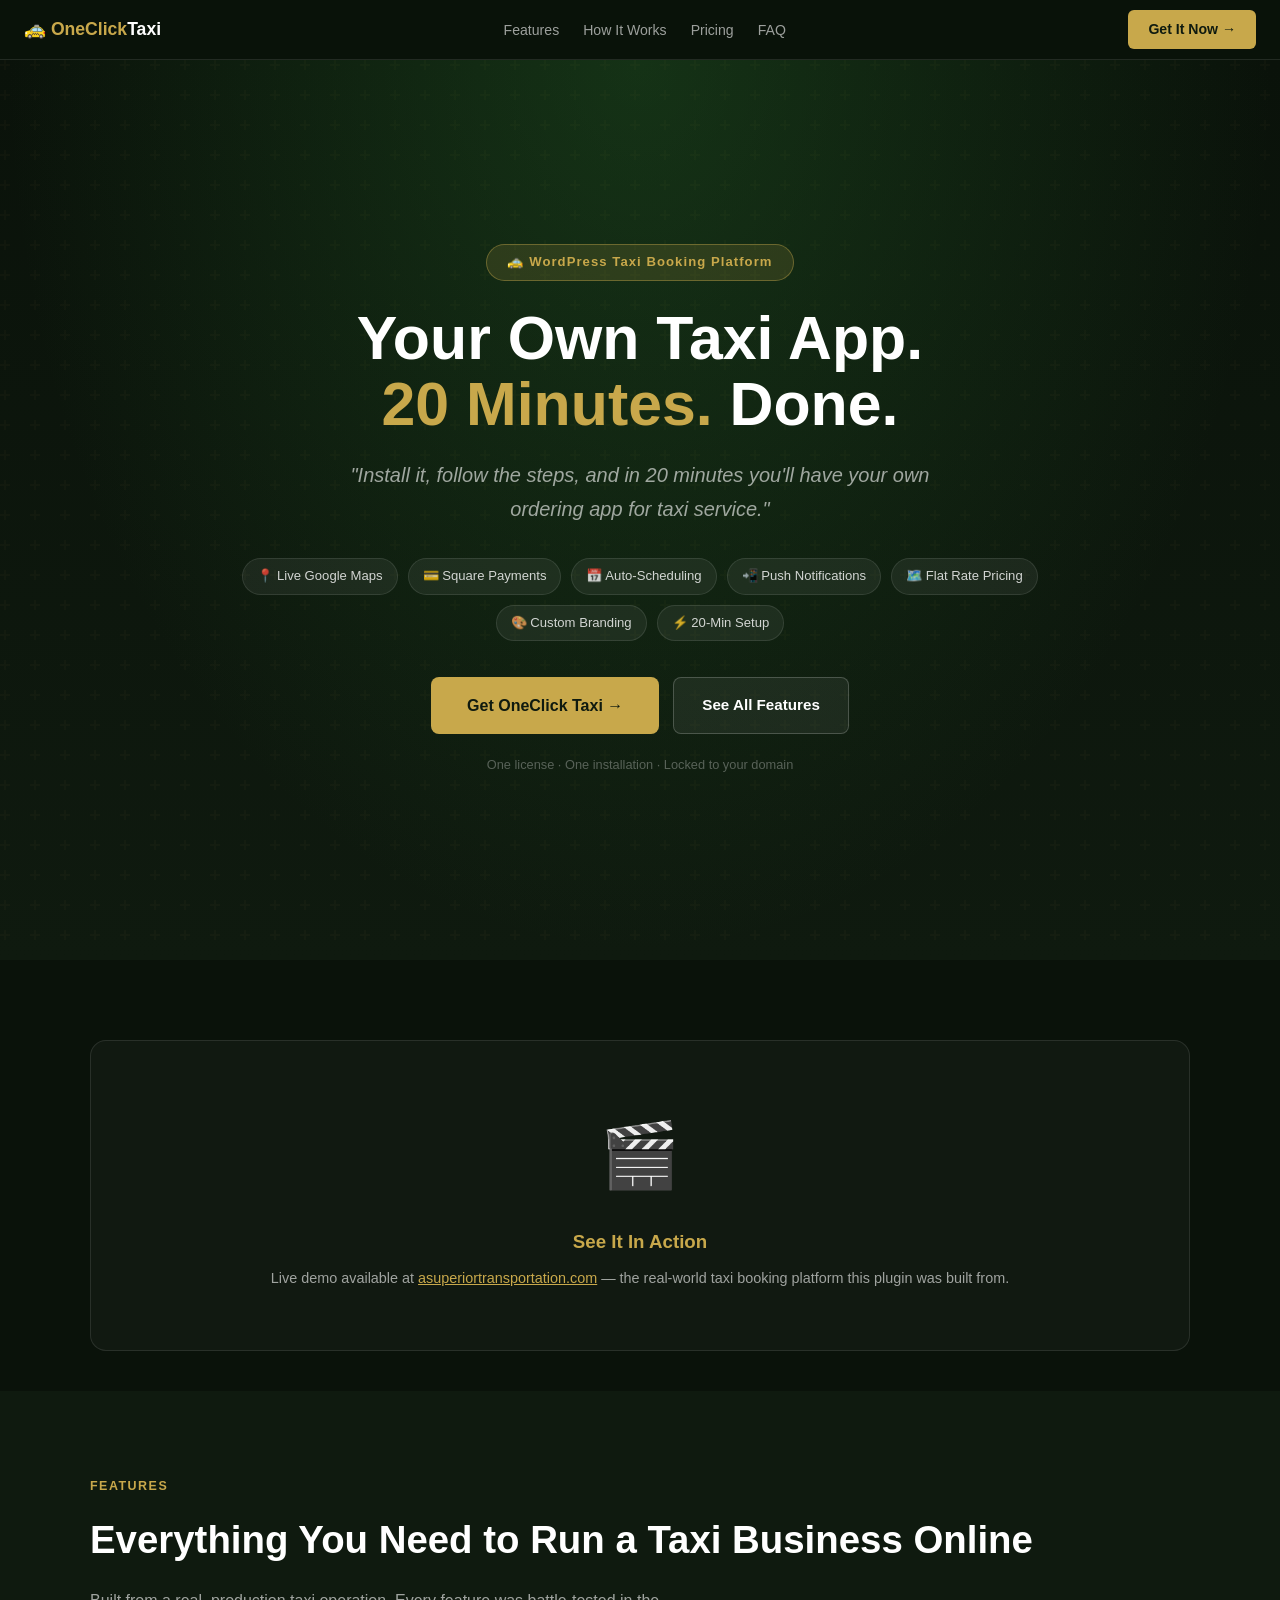
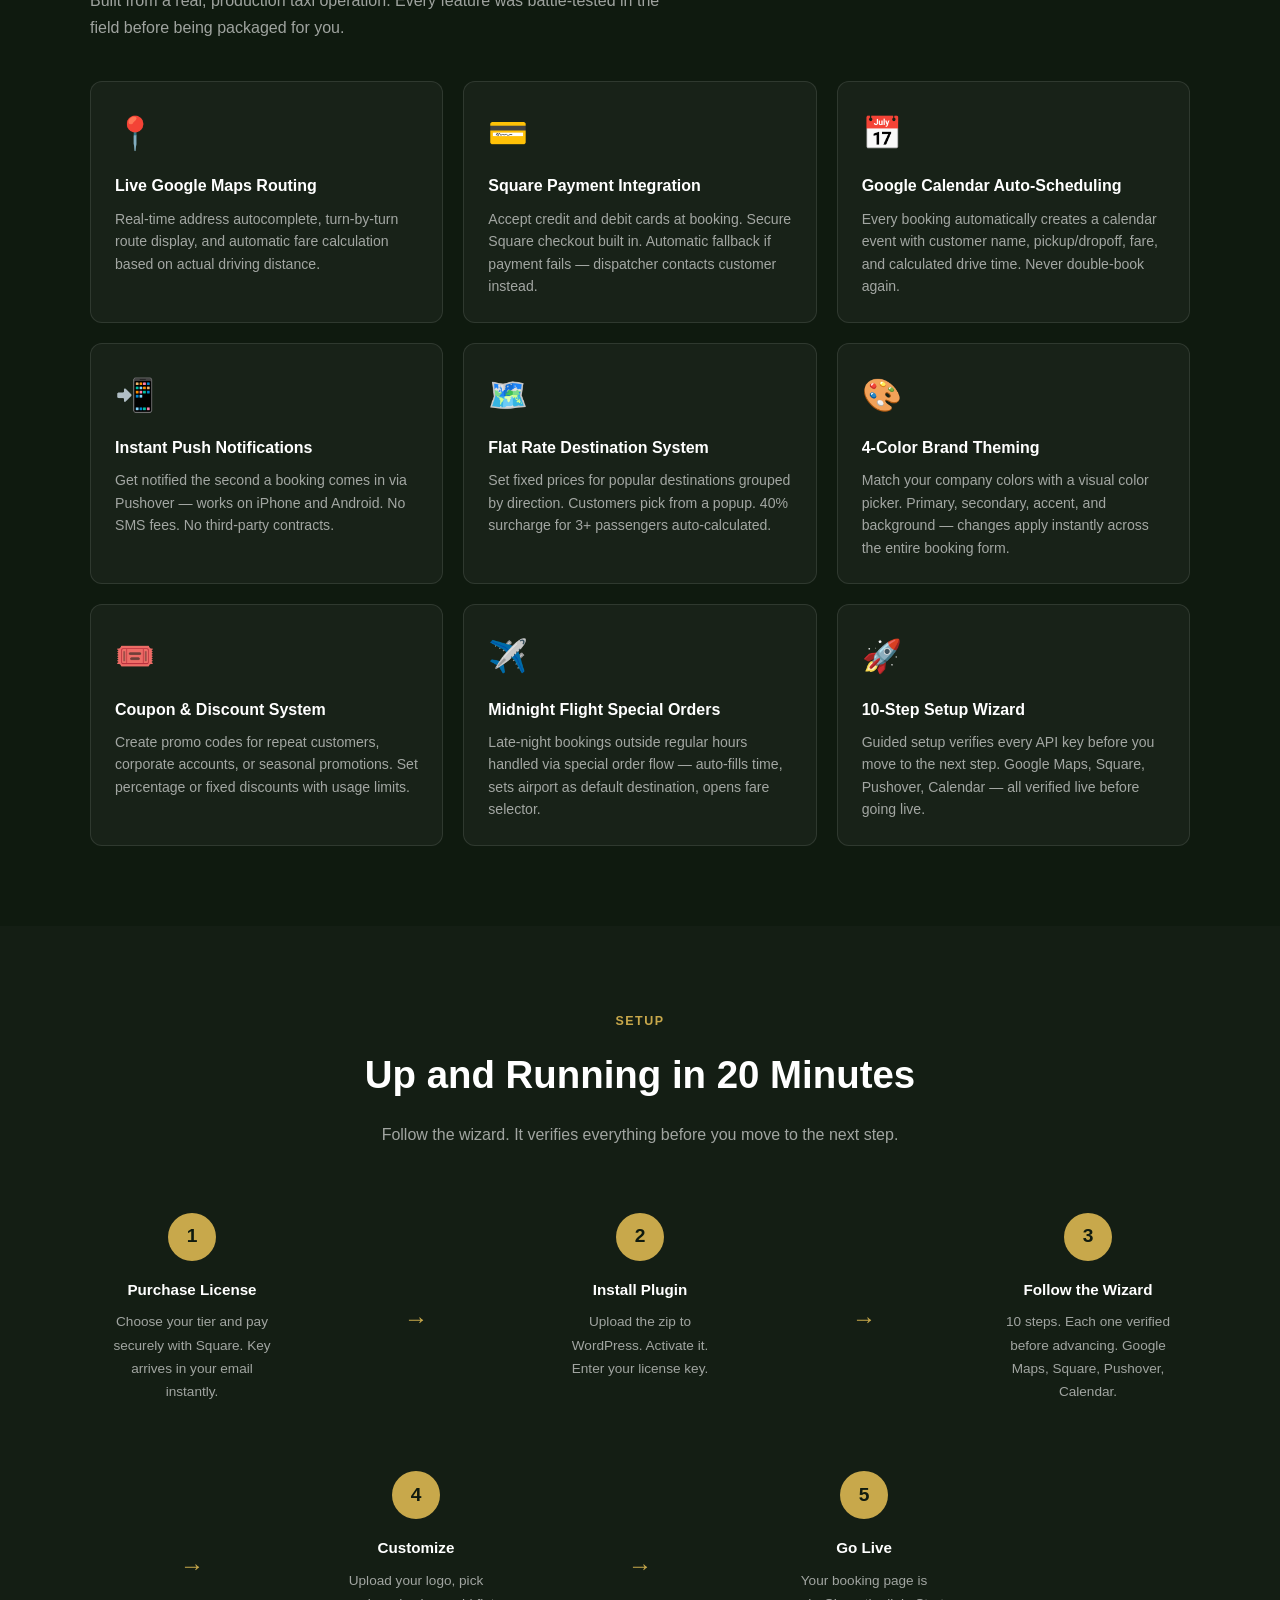
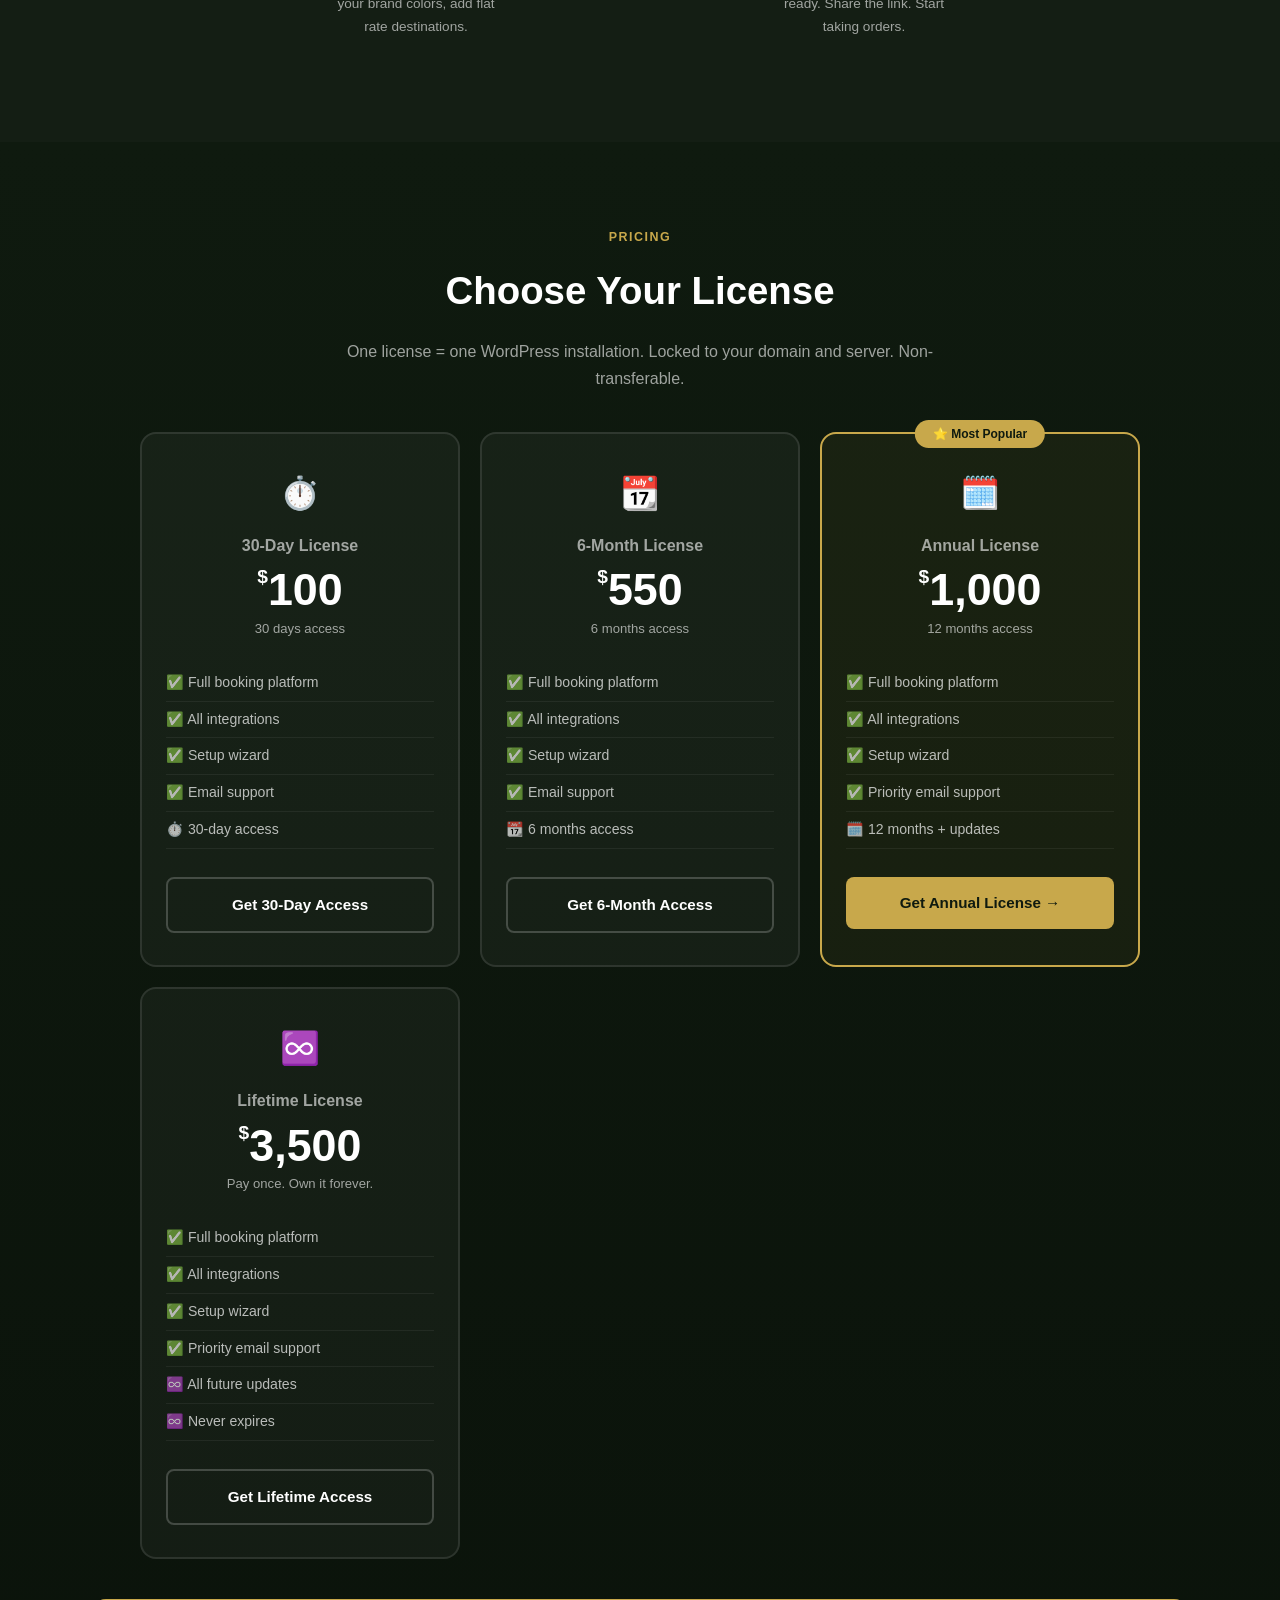
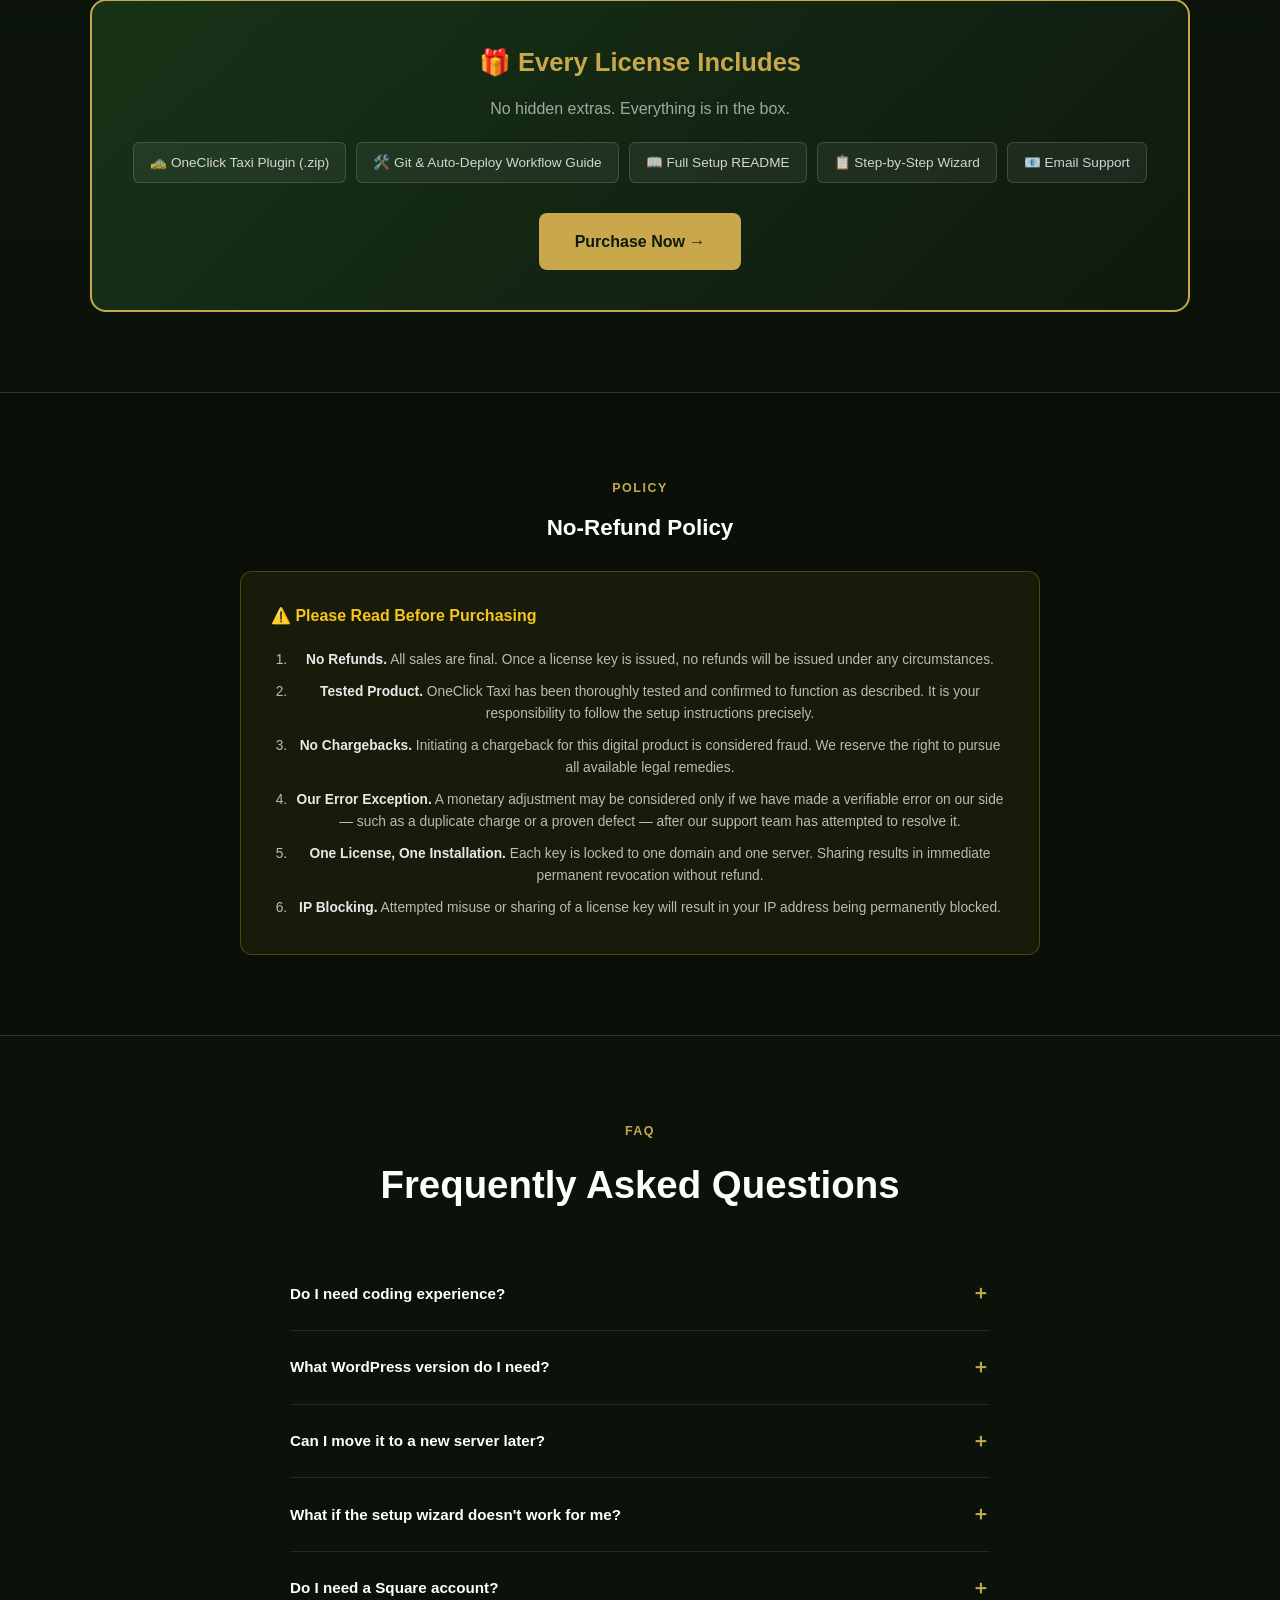
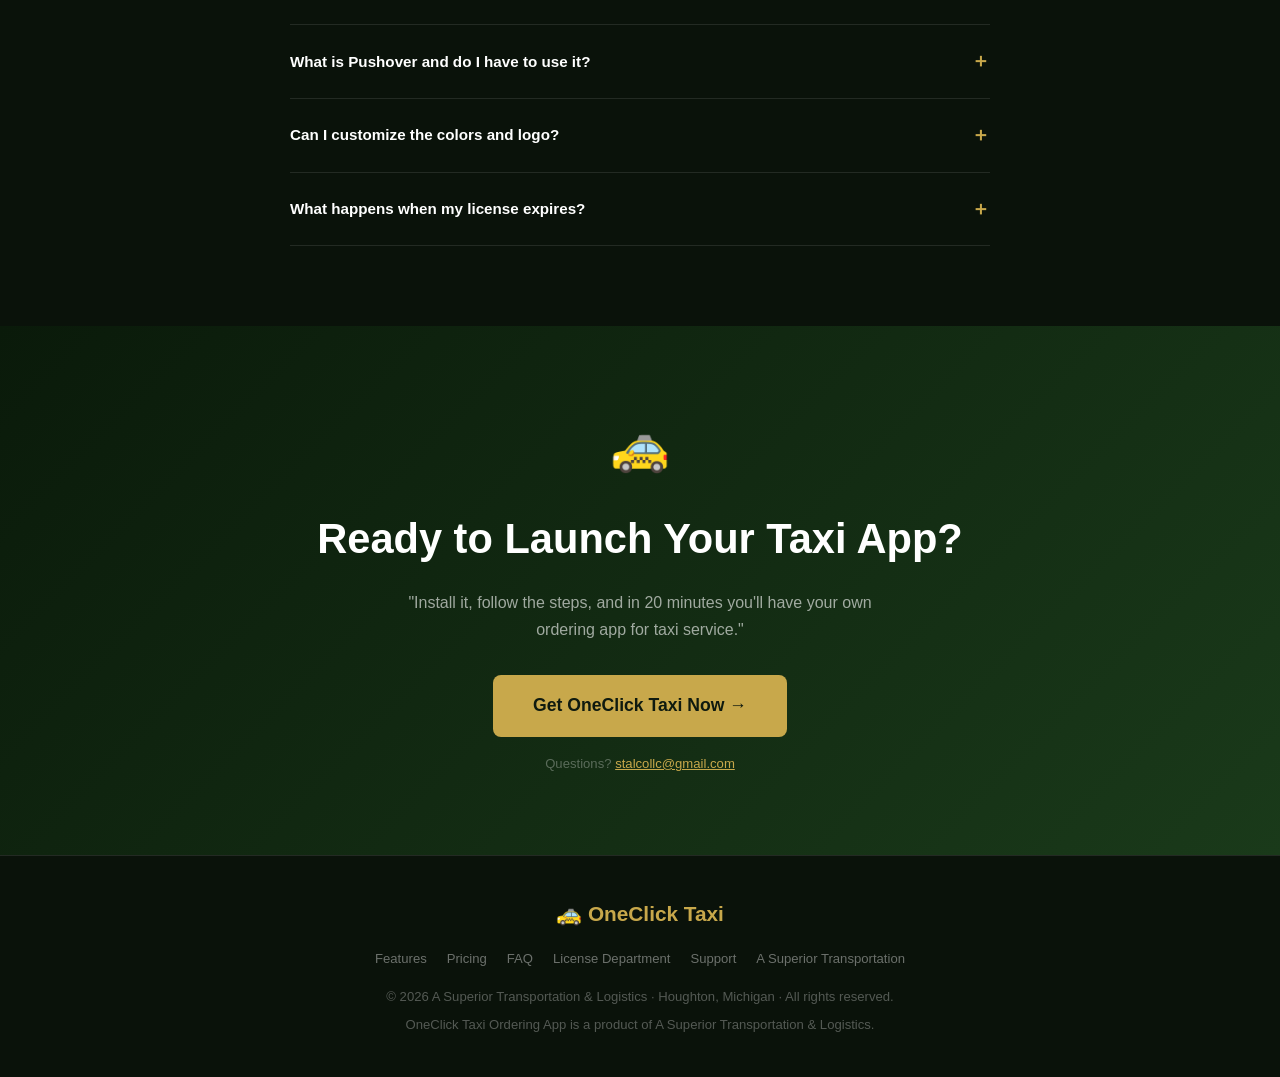
<file: OneClick_Taxi/index.html>
<!DOCTYPE html>
<html lang="en">
<head>
<meta charset="UTF-8">
<meta name="viewport" content="width=device-width, initial-scale=1.0">
<title>OneClick Taxi Ordering App — Professional Taxi Booking Software for WordPress</title>
<meta name="description" content="Install it, follow the steps, and in 20 minutes you'll have your own taxi ordering app. Google Maps, Square payments, push notifications, flat rate pricing.">
<style>
*,*::before,*::after{box-sizing:border-box;margin:0;padding:0}
:root{
    --gold:#c8a84b;--gold-light:#f5c518;--dark:#0f1a0f;--darker:#0a120a;
    --green:#1a3a1a;--green-mid:#2e7d32;--white:#fff;
    --muted:rgba(255,255,255,.6);--border:rgba(255,255,255,.1);
}
html{scroll-behavior:smooth;}
body{font-family:-apple-system,BlinkMacSystemFont,'Segoe UI',sans-serif;background:var(--dark);color:var(--white);line-height:1.7;}

/* NAV */
nav{position:sticky;top:0;z-index:100;background:rgba(10,18,10,.95);backdrop-filter:blur(10px);border-bottom:1px solid var(--border);padding:0 24px;display:flex;align-items:center;justify-content:space-between;height:60px;}
.nav-logo{font-weight:800;font-size:1.1rem;color:var(--gold);}
.nav-logo span{color:var(--white);}
.nav-links{display:flex;gap:24px;list-style:none;}
.nav-links a{color:var(--muted);text-decoration:none;font-size:.88rem;transition:color .2s;}
.nav-links a:hover{color:var(--gold);}
.nav-cta{background:var(--gold);color:var(--dark);padding:8px 20px;border-radius:6px;font-weight:700;font-size:.88rem;text-decoration:none;}
.nav-cta:hover{background:var(--gold-light);}

/* HERO */
.hero{min-height:100vh;display:flex;align-items:center;justify-content:center;text-align:center;padding:80px 20px;background:radial-gradient(ellipse at 50% 0%, rgba(46,125,50,.3) 0%, transparent 70%),linear-gradient(180deg,var(--darker) 0%,var(--dark) 100%);position:relative;overflow:hidden;}
.hero::before{content:'';position:absolute;inset:0;background:url("data:image/svg+xml,%3Csvg width='60' height='60' viewBox='0 0 60 60' xmlns='http://www.w3.org/2000/svg'%3E%3Cg fill='none' fill-rule='evenodd'%3E%3Cg fill='%23c8a84b' fill-opacity='0.03'%3E%3Cpath d='M36 34v-4h-2v4h-4v2h4v4h2v-4h4v-2h-4zm0-30V0h-2v4h-4v2h4v4h2V6h4V4h-4zM6 34v-4H4v4H0v2h4v4h2v-4h4v-2H6zM6 4V0H4v4H0v2h4v4h2V6h4V4H6z'/%3E%3C/g%3E%3C/g%3E%3C/svg%3E");}
.hero-inner{position:relative;max-width:800px;margin:0 auto;}
.hero-badge{display:inline-block;background:rgba(200,168,75,.15);border:1px solid rgba(200,168,75,.4);color:var(--gold);padding:6px 20px;border-radius:20px;font-size:.82rem;font-weight:700;letter-spacing:.08em;margin-bottom:24px;}
.hero h1{font-size:clamp(2.2rem,6vw,3.8rem);font-weight:900;line-height:1.1;margin-bottom:20px;}
.hero h1 em{color:var(--gold);font-style:normal;}
.hero-sub{font-size:clamp(1rem,2vw,1.25rem);color:var(--muted);max-width:600px;margin:0 auto 32px;font-style:italic;}
.hero-features{display:flex;flex-wrap:wrap;gap:10px;justify-content:center;margin-bottom:36px;}
.hero-features span{background:rgba(255,255,255,.06);border:1px solid rgba(255,255,255,.1);color:rgba(255,255,255,.8);padding:6px 14px;border-radius:20px;font-size:.82rem;}
.hero-btns{display:flex;gap:14px;justify-content:center;flex-wrap:wrap;}
.btn-primary{display:inline-block;padding:15px 36px;background:var(--gold);color:var(--dark);border-radius:8px;font-weight:800;font-size:1rem;text-decoration:none;transition:all .2s;}
.btn-primary:hover{background:var(--gold-light);transform:translateY(-2px);box-shadow:0 8px 24px rgba(200,168,75,.3);}
.btn-secondary{display:inline-block;padding:14px 28px;background:rgba(255,255,255,.06);border:1px solid rgba(255,255,255,.2);color:var(--white);border-radius:8px;font-weight:600;font-size:.95rem;text-decoration:none;transition:all .2s;}
.btn-secondary:hover{background:rgba(255,255,255,.1);}
.hero-note{margin-top:20px;font-size:.8rem;color:rgba(255,255,255,.3);}

/* SECTION */
section{padding:80px 20px;}
.section-inner{max-width:1100px;margin:0 auto;}
.section-tag{display:inline-block;color:var(--gold);font-size:.78rem;font-weight:700;letter-spacing:.12em;text-transform:uppercase;margin-bottom:10px;}
.section-title{font-size:clamp(1.6rem,3vw,2.4rem);font-weight:800;margin-bottom:14px;}
.section-sub{color:var(--muted);font-size:1rem;max-width:600px;}

/* DEMO VIDEO PLACEHOLDER */
.demo-wrap{background:rgba(255,255,255,.03);border:1px solid var(--border);border-radius:16px;padding:60px 20px;text-align:center;margin-top:40px;}
.demo-icon{font-size:4rem;margin-bottom:16px;}
.demo-wrap h3{color:var(--gold);margin-bottom:8px;}
.demo-wrap p{color:var(--muted);font-size:.9rem;}

/* FEATURES GRID */
.features-grid{display:grid;grid-template-columns:repeat(auto-fit,minmax(280px,1fr));gap:20px;margin-top:40px;}
.feature-card{background:rgba(255,255,255,.04);border:1px solid var(--border);border-radius:12px;padding:24px;transition:border-color .2s,transform .2s;}
.feature-card:hover{border-color:rgba(200,168,75,.4);transform:translateY(-3px);}
.feature-icon{font-size:2rem;margin-bottom:12px;}
.feature-card h3{font-size:1rem;color:var(--white);margin-bottom:8px;}
.feature-card p{color:var(--muted);font-size:.88rem;line-height:1.6;}

/* HOW IT WORKS */
.how-it-works{background:rgba(255,255,255,.02);}
.steps-grid{display:grid;grid-template-columns:repeat(auto-fit,minmax(200px,1fr));gap:20px;margin-top:40px;counter-reset:steps;}
.how-step{text-align:center;padding:24px 20px;position:relative;}
.how-step::before{counter-increment:steps;content:counter(steps);display:flex;align-items:center;justify-content:center;width:48px;height:48px;background:var(--gold);color:var(--dark);border-radius:50%;font-weight:800;font-size:1.2rem;margin:0 auto 16px;}
.how-step h3{font-size:.95rem;color:var(--white);margin-bottom:8px;}
.how-step p{color:var(--muted);font-size:.85rem;}
.how-arrow{display:flex;align-items:center;justify-content:center;color:var(--gold);font-size:1.5rem;padding-top:24px;}
@media(max-width:600px){.how-arrow{display:none;}}

/* PRICING */
.pricing-section{background:linear-gradient(180deg,var(--dark) 0%,var(--darker) 100%);}
.pricing-grid{display:grid;grid-template-columns:repeat(auto-fit,minmax(240px,1fr));gap:20px;margin-top:40px;max-width:1000px;margin-left:auto;margin-right:auto;}
.price-card{background:rgba(255,255,255,.04);border:2px solid var(--border);border-radius:16px;padding:32px 24px;position:relative;text-align:center;transition:all .2s;}
.price-card:hover{transform:translateY(-4px);}
.price-card.popular{border-color:var(--gold);background:rgba(200,168,75,.06);}
.popular-tag{position:absolute;top:-14px;left:50%;transform:translateX(-50%);background:var(--gold);color:var(--dark);padding:4px 18px;border-radius:20px;font-size:.75rem;font-weight:800;white-space:nowrap;}
.price-icon{font-size:2rem;margin-bottom:12px;}
.price-card h3{font-size:1rem;color:var(--muted);font-weight:600;margin-bottom:8px;}
.price-amount{font-size:2.8rem;font-weight:900;color:var(--white);line-height:1;}
.price-amount sup{font-size:1.2rem;vertical-align:top;margin-top:8px;}
.price-period{color:var(--muted);font-size:.82rem;margin:6px 0 24px;}
.price-features{list-style:none;text-align:left;margin-bottom:28px;}
.price-features li{padding:6px 0;font-size:.88rem;color:rgba(255,255,255,.7);border-bottom:1px solid rgba(255,255,255,.06);}
.price-btn{display:block;width:100%;padding:13px;border-radius:8px;font-weight:700;font-size:.95rem;text-align:center;text-decoration:none;cursor:pointer;border:none;transition:all .2s;}
.price-btn.gold{background:var(--gold);color:var(--dark);}
.price-btn.gold:hover{background:var(--gold-light);}
.price-btn.outline{background:transparent;border:2px solid rgba(255,255,255,.2);color:var(--white);}
.price-btn.outline:hover{border-color:var(--gold);color:var(--gold);}

/* DISCLAIMER */
.disclaimer-section{background:#0a0f0a;border-top:1px solid rgba(245,199,24,.2);border-bottom:1px solid rgba(245,199,24,.2);}
.disclaimer-box{background:rgba(245,199,24,.06);border:1px solid rgba(245,199,24,.25);border-radius:12px;padding:30px;max-width:800px;margin:24px auto 0;}
.disclaimer-box h3{color:var(--gold-light);font-size:1rem;margin-bottom:14px;display:flex;align-items:center;gap:8px;}
.disclaimer-box ol{padding-left:20px;}
.disclaimer-box ol li{color:rgba(255,255,255,.7);font-size:.86rem;padding:5px 0;line-height:1.6;}
.disclaimer-box ol li strong{color:rgba(255,255,255,.9);}

/* BUNDLE */
.bundle-box{background:linear-gradient(135deg,rgba(26,58,26,.8),rgba(15,26,15,.9));border:2px solid var(--gold);border-radius:16px;padding:40px;text-align:center;margin-top:40px;}
.bundle-box h3{font-size:1.6rem;color:var(--gold);margin-bottom:10px;}
.bundle-box p{color:var(--muted);margin-bottom:20px;}
.bundle-items{display:flex;flex-wrap:wrap;gap:10px;justify-content:center;margin:20px 0;}
.bundle-item{background:rgba(255,255,255,.06);border:1px solid rgba(255,255,255,.15);padding:8px 16px;border-radius:6px;font-size:.85rem;color:rgba(255,255,255,.8);}

/* FAQ */
.faq-list{max-width:700px;margin:40px auto 0;}
.faq-item{border-bottom:1px solid var(--border);padding:20px 0;}
.faq-q{font-size:.95rem;font-weight:700;color:var(--white);cursor:pointer;display:flex;justify-content:space-between;align-items:center;}
.faq-q::after{content:'＋';color:var(--gold);font-size:1.2rem;}
.faq-item.open .faq-q::after{content:'－';}
.faq-a{color:var(--muted);font-size:.88rem;line-height:1.7;margin-top:12px;display:none;}
.faq-item.open .faq-a{display:block;}

/* FOOTER */
footer{background:var(--darker);border-top:1px solid var(--border);padding:40px 20px;text-align:center;}
.footer-logo{font-size:1.3rem;font-weight:800;color:var(--gold);margin-bottom:8px;}
footer p{color:rgba(255,255,255,.3);font-size:.82rem;}
footer a{color:var(--gold);text-decoration:none;}
.footer-links{display:flex;gap:20px;justify-content:center;margin:16px 0;flex-wrap:wrap;}
.footer-links a{color:rgba(255,255,255,.4);font-size:.82rem;text-decoration:none;}
.footer-links a:hover{color:var(--gold);}

@media(max-width:768px){
    .nav-links{display:none;}
    .pricing-grid{grid-template-columns:1fr;}
}
</style>
</head>
<body>

<!-- NAV -->
<nav>
  <div class="nav-logo">🚕 OneClick<span>Taxi</span></div>
  <ul class="nav-links">
    <li><a href="#features">Features</a></li>
    <li><a href="#how-it-works">How It Works</a></li>
    <li><a href="#pricing">Pricing</a></li>
    <li><a href="#faq">FAQ</a></li>
  </ul>
  <a href="#pricing" class="nav-cta">Get It Now →</a>
</nav>

<!-- HERO -->
<section class="hero">
  <div class="hero-inner">
    <div class="hero-badge">🚕 WordPress Taxi Booking Platform</div>
    <h1>Your Own Taxi App.<br><em>20 Minutes.</em> Done.</h1>
    <p class="hero-sub">"Install it, follow the steps, and in 20 minutes you'll have your own ordering app for taxi service."</p>
    <div class="hero-features">
      <span>📍 Live Google Maps</span>
      <span>💳 Square Payments</span>
      <span>📅 Auto-Scheduling</span>
      <span>📲 Push Notifications</span>
      <span>🗺️ Flat Rate Pricing</span>
      <span>🎨 Custom Branding</span>
      <span>⚡ 20-Min Setup</span>
    </div>
    <div class="hero-btns">
      <a href="#pricing" class="btn-primary">Get OneClick Taxi →</a>
      <a href="#features" class="btn-secondary">See All Features</a>
    </div>
    <p class="hero-note">One license · One installation · Locked to your domain</p>
  </div>
</section>

<!-- DEMO -->
<section style="padding:40px 20px;background:var(--darker);">
  <div class="section-inner">
    <div class="demo-wrap">
      <div class="demo-icon">🎬</div>
      <h3>See It In Action</h3>
      <p>Live demo available at <a href="https://asuperiortransportation.com" target="_blank" style="color:var(--gold)">asuperiortransportation.com</a> — the real-world taxi booking platform this plugin was built from.</p>
    </div>
  </div>
</section>

<!-- FEATURES -->
<section id="features">
  <div class="section-inner">
    <div class="section-tag">Features</div>
    <h2 class="section-title">Everything You Need to Run a Taxi Business Online</h2>
    <p class="section-sub">Built from a real, production taxi operation. Every feature was battle-tested in the field before being packaged for you.</p>
    <div class="features-grid">
      <div class="feature-card">
        <div class="feature-icon">📍</div>
        <h3>Live Google Maps Routing</h3>
        <p>Real-time address autocomplete, turn-by-turn route display, and automatic fare calculation based on actual driving distance.</p>
      </div>
      <div class="feature-card">
        <div class="feature-icon">💳</div>
        <h3>Square Payment Integration</h3>
        <p>Accept credit and debit cards at booking. Secure Square checkout built in. Automatic fallback if payment fails — dispatcher contacts customer instead.</p>
      </div>
      <div class="feature-card">
        <div class="feature-icon">📅</div>
        <h3>Google Calendar Auto-Scheduling</h3>
        <p>Every booking automatically creates a calendar event with customer name, pickup/dropoff, fare, and calculated drive time. Never double-book again.</p>
      </div>
      <div class="feature-card">
        <div class="feature-icon">📲</div>
        <h3>Instant Push Notifications</h3>
        <p>Get notified the second a booking comes in via Pushover — works on iPhone and Android. No SMS fees. No third-party contracts.</p>
      </div>
      <div class="feature-card">
        <div class="feature-icon">🗺️</div>
        <h3>Flat Rate Destination System</h3>
        <p>Set fixed prices for popular destinations grouped by direction. Customers pick from a popup. 40% surcharge for 3+ passengers auto-calculated.</p>
      </div>
      <div class="feature-card">
        <div class="feature-icon">🎨</div>
        <h3>4-Color Brand Theming</h3>
        <p>Match your company colors with a visual color picker. Primary, secondary, accent, and background — changes apply instantly across the entire booking form.</p>
      </div>
      <div class="feature-card">
        <div class="feature-icon">🎟️</div>
        <h3>Coupon & Discount System</h3>
        <p>Create promo codes for repeat customers, corporate accounts, or seasonal promotions. Set percentage or fixed discounts with usage limits.</p>
      </div>
      <div class="feature-card">
        <div class="feature-icon">✈️</div>
        <h3>Midnight Flight Special Orders</h3>
        <p>Late-night bookings outside regular hours handled via special order flow — auto-fills time, sets airport as default destination, opens fare selector.</p>
      </div>
      <div class="feature-card">
        <div class="feature-icon">🚀</div>
        <h3>10-Step Setup Wizard</h3>
        <p>Guided setup verifies every API key before you move to the next step. Google Maps, Square, Pushover, Calendar — all verified live before going live.</p>
      </div>
    </div>
  </div>
</section>

<!-- HOW IT WORKS -->
<section id="how-it-works" class="how-it-works">
  <div class="section-inner" style="text-align:center">
    <div class="section-tag">Setup</div>
    <h2 class="section-title">Up and Running in 20 Minutes</h2>
    <p class="section-sub" style="margin:0 auto">Follow the wizard. It verifies everything before you move to the next step.</p>
    <div class="steps-grid">
      <div class="how-step"><h3>Purchase License</h3><p>Choose your tier and pay securely with Square. Key arrives in your email instantly.</p></div>
      <div class="how-arrow">→</div>
      <div class="how-step"><h3>Install Plugin</h3><p>Upload the zip to WordPress. Activate it. Enter your license key.</p></div>
      <div class="how-arrow">→</div>
      <div class="how-step"><h3>Follow the Wizard</h3><p>10 steps. Each one verified before advancing. Google Maps, Square, Pushover, Calendar.</p></div>
      <div class="how-arrow">→</div>
      <div class="how-step"><h3>Customize</h3><p>Upload your logo, pick your brand colors, add flat rate destinations.</p></div>
      <div class="how-arrow">→</div>
      <div class="how-step"><h3>Go Live</h3><p>Your booking page is ready. Share the link. Start taking orders.</p></div>
    </div>
  </div>
</section>

<!-- PRICING -->
<section id="pricing" class="pricing-section">
  <div class="section-inner" style="text-align:center">
    <div class="section-tag">Pricing</div>
    <h2 class="section-title">Choose Your License</h2>
    <p class="section-sub" style="margin:0 auto 10px">One license = one WordPress installation. Locked to your domain and server. Non-transferable.</p>

    <div class="pricing-grid">
      <div class="price-card">
        <div class="price-icon">⏱️</div>
        <h3>30-Day License</h3>
        <div class="price-amount"><sup>$</sup>100</div>
        <div class="price-period">30 days access</div>
        <ul class="price-features">
          <li>✅ Full booking platform</li>
          <li>✅ All integrations</li>
          <li>✅ Setup wizard</li>
          <li>✅ Email support</li>
          <li>⏱️ 30-day access</li>
        </ul>
        <a href="https://asuperiortransportation.com/LicenseDepartment/?tier=30day" class="price-btn outline">Get 30-Day Access</a>
      </div>

      <div class="price-card">
        <div class="price-icon">📆</div>
        <h3>6-Month License</h3>
        <div class="price-amount"><sup>$</sup>550</div>
        <div class="price-period">6 months access</div>
        <ul class="price-features">
          <li>✅ Full booking platform</li>
          <li>✅ All integrations</li>
          <li>✅ Setup wizard</li>
          <li>✅ Email support</li>
          <li>📆 6 months access</li>
        </ul>
        <a href="https://asuperiortransportation.com/LicenseDepartment/?tier=6month" class="price-btn outline">Get 6-Month Access</a>
      </div>

      <div class="price-card popular">
        <div class="popular-tag">⭐ Most Popular</div>
        <div class="price-icon">🗓️</div>
        <h3>Annual License</h3>
        <div class="price-amount"><sup>$</sup>1,000</div>
        <div class="price-period">12 months access</div>
        <ul class="price-features">
          <li>✅ Full booking platform</li>
          <li>✅ All integrations</li>
          <li>✅ Setup wizard</li>
          <li>✅ Priority email support</li>
          <li>🗓️ 12 months + updates</li>
        </ul>
        <a href="https://asuperiortransportation.com/LicenseDepartment/?tier=1year" class="price-btn gold">Get Annual License →</a>
      </div>

      <div class="price-card">
        <div class="price-icon">♾️</div>
        <h3>Lifetime License</h3>
        <div class="price-amount"><sup>$</sup>3,500</div>
        <div class="price-period">Pay once. Own it forever.</div>
        <ul class="price-features">
          <li>✅ Full booking platform</li>
          <li>✅ All integrations</li>
          <li>✅ Setup wizard</li>
          <li>✅ Priority email support</li>
          <li>♾️ All future updates</li>
          <li>♾️ Never expires</li>
        </ul>
        <a href="https://asuperiortransportation.com/LicenseDepartment/?tier=lifetime" class="price-btn outline">Get Lifetime Access</a>
      </div>
    </div>

    <!-- BUNDLE -->
    <div class="bundle-box">
      <h3>🎁 Every License Includes</h3>
      <p>No hidden extras. Everything is in the box.</p>
      <div class="bundle-items">
        <div class="bundle-item">🚕 OneClick Taxi Plugin (.zip)</div>
        <div class="bundle-item">🛠️ Git &amp; Auto-Deploy Workflow Guide</div>
        <div class="bundle-item">📖 Full Setup README</div>
        <div class="bundle-item">📋 Step-by-Step Wizard</div>
        <div class="bundle-item">📧 Email Support</div>
      </div>
      <a href="https://asuperiortransportation.com/LicenseDepartment/" class="btn-primary" style="display:inline-block;margin-top:10px">Purchase Now →</a>
    </div>
  </div>
</section>

<!-- DISCLAIMER -->
<section class="disclaimer-section">
  <div class="section-inner" style="text-align:center">
    <div class="section-tag">Policy</div>
    <h2 class="section-title" style="font-size:1.4rem">No-Refund Policy</h2>
    <div class="disclaimer-box">
      <h3>⚠️ Please Read Before Purchasing</h3>
      <ol>
        <li><strong>No Refunds.</strong> All sales are final. Once a license key is issued, no refunds will be issued under any circumstances.</li>
        <li><strong>Tested Product.</strong> OneClick Taxi has been thoroughly tested and confirmed to function as described. It is your responsibility to follow the setup instructions precisely.</li>
        <li><strong>No Chargebacks.</strong> Initiating a chargeback for this digital product is considered fraud. We reserve the right to pursue all available legal remedies.</li>
        <li><strong>Our Error Exception.</strong> A monetary adjustment may be considered only if we have made a verifiable error on our side — such as a duplicate charge or a proven defect — after our support team has attempted to resolve it.</li>
        <li><strong>One License, One Installation.</strong> Each key is locked to one domain and one server. Sharing results in immediate permanent revocation without refund.</li>
        <li><strong>IP Blocking.</strong> Attempted misuse or sharing of a license key will result in your IP address being permanently blocked.</li>
      </ol>
    </div>
  </div>
</section>

<!-- FAQ -->
<section id="faq" style="background:var(--darker);">
  <div class="section-inner" style="text-align:center">
    <div class="section-tag">FAQ</div>
    <h2 class="section-title">Frequently Asked Questions</h2>
    <div class="faq-list">
      <div class="faq-item">
        <div class="faq-q">Do I need coding experience?</div>
        <div class="faq-a">No. The 10-step setup wizard guides you through everything. If you can install a WordPress plugin and copy/paste an API key, you can set this up. For advanced customization, we recommend pairing with Claude Pro AI.</div>
      </div>
      <div class="faq-item">
        <div class="faq-q">What WordPress version do I need?</div>
        <div class="faq-a">WordPress 6.0 or higher, PHP 8.0 or higher. You also need an SSL certificate (HTTPS) on your site for Square payments to work.</div>
      </div>
      <div class="faq-item">
        <div class="faq-q">Can I move it to a new server later?</div>
        <div class="faq-a">Yes. Deactivate the plugin on your current server first — this releases the license. Then install on your new server and enter the same key. The license transfers cleanly.</div>
      </div>
      <div class="faq-item">
        <div class="faq-q">What if the setup wizard doesn't work for me?</div>
        <div class="faq-a">Email us at stalcollc@gmail.com. We'll help you get it running. If the issue is on our end, we'll make it right. See our No-Refund Policy above for details.</div>
      </div>
      <div class="faq-item">
        <div class="faq-q">Do I need a Square account?</div>
        <div class="faq-a">Yes for card payments, but it's free to sign up at squareup.com. If you don't want to accept cards, the booking system still works — customers can pay cash and the dispatcher handles payment separately.</div>
      </div>
      <div class="faq-item">
        <div class="faq-q">What is Pushover and do I have to use it?</div>
        <div class="faq-a">Pushover is a $5 one-time app that sends instant push notifications to your phone when a booking comes in. It's optional but highly recommended — without it you rely on email notifications which may be delayed.</div>
      </div>
      <div class="faq-item">
        <div class="faq-q">Can I customize the colors and logo?</div>
        <div class="faq-a">Yes. The setup wizard includes a 4-color brand picker and logo upload. Your booking page will match your company's look.</div>
      </div>
      <div class="faq-item">
        <div class="faq-q">What happens when my license expires?</div>
        <div class="faq-a">The plugin will display a renewal notice in your admin. Your booking page stays active for a grace period. Renew at any time from the License Department to continue receiving updates and support.</div>
      </div>
    </div>
  </div>
</section>

<!-- FINAL CTA -->
<section style="background:linear-gradient(135deg,#0a1a0a,#1a3a1a);text-align:center;padding:80px 20px;">
  <div class="section-inner">
    <div style="font-size:3rem;margin-bottom:16px">🚕</div>
    <h2 style="font-size:clamp(1.8rem,4vw,2.6rem);margin-bottom:14px">Ready to Launch Your Taxi App?</h2>
    <p style="color:var(--muted);font-size:1rem;margin-bottom:32px;max-width:500px;margin-left:auto;margin-right:auto">"Install it, follow the steps, and in 20 minutes you'll have your own ordering app for taxi service."</p>
    <a href="https://asuperiortransportation.com/LicenseDepartment/" class="btn-primary" style="font-size:1.1rem;padding:16px 40px;">Get OneClick Taxi Now →</a>
    <p style="margin-top:16px;color:rgba(255,255,255,.3);font-size:.82rem">Questions? <a href="mailto:stalcollc@gmail.com" style="color:var(--gold)">stalcollc@gmail.com</a></p>
  </div>
</section>

<!-- FOOTER -->
<footer>
  <div class="footer-logo">🚕 OneClick Taxi</div>
  <div class="footer-links">
    <a href="#features">Features</a>
    <a href="#pricing">Pricing</a>
    <a href="#faq">FAQ</a>
    <a href="https://asuperiortransportation.com/LicenseDepartment/">License Department</a>
    <a href="mailto:stalcollc@gmail.com">Support</a>
    <a href="https://asuperiortransportation.com">A Superior Transportation</a>
  </div>
  <p>© 2026 A Superior Transportation & Logistics · Houghton, Michigan · All rights reserved.</p>
  <p style="margin-top:6px">OneClick Taxi Ordering App is a product of A Superior Transportation & Logistics.</p>
</footer>

<script>
// FAQ accordion
document.querySelectorAll('.faq-q').forEach(function(q){
    q.addEventListener('click', function(){
        this.parentElement.classList.toggle('open');
    });
});

// Pricing button tier pre-select
document.querySelectorAll('.price-btn[href]').forEach(function(btn){
    btn.addEventListener('click', function(e){
        // Let it navigate naturally to the license store
    });
});
</script>
</body>
</html>
</file>
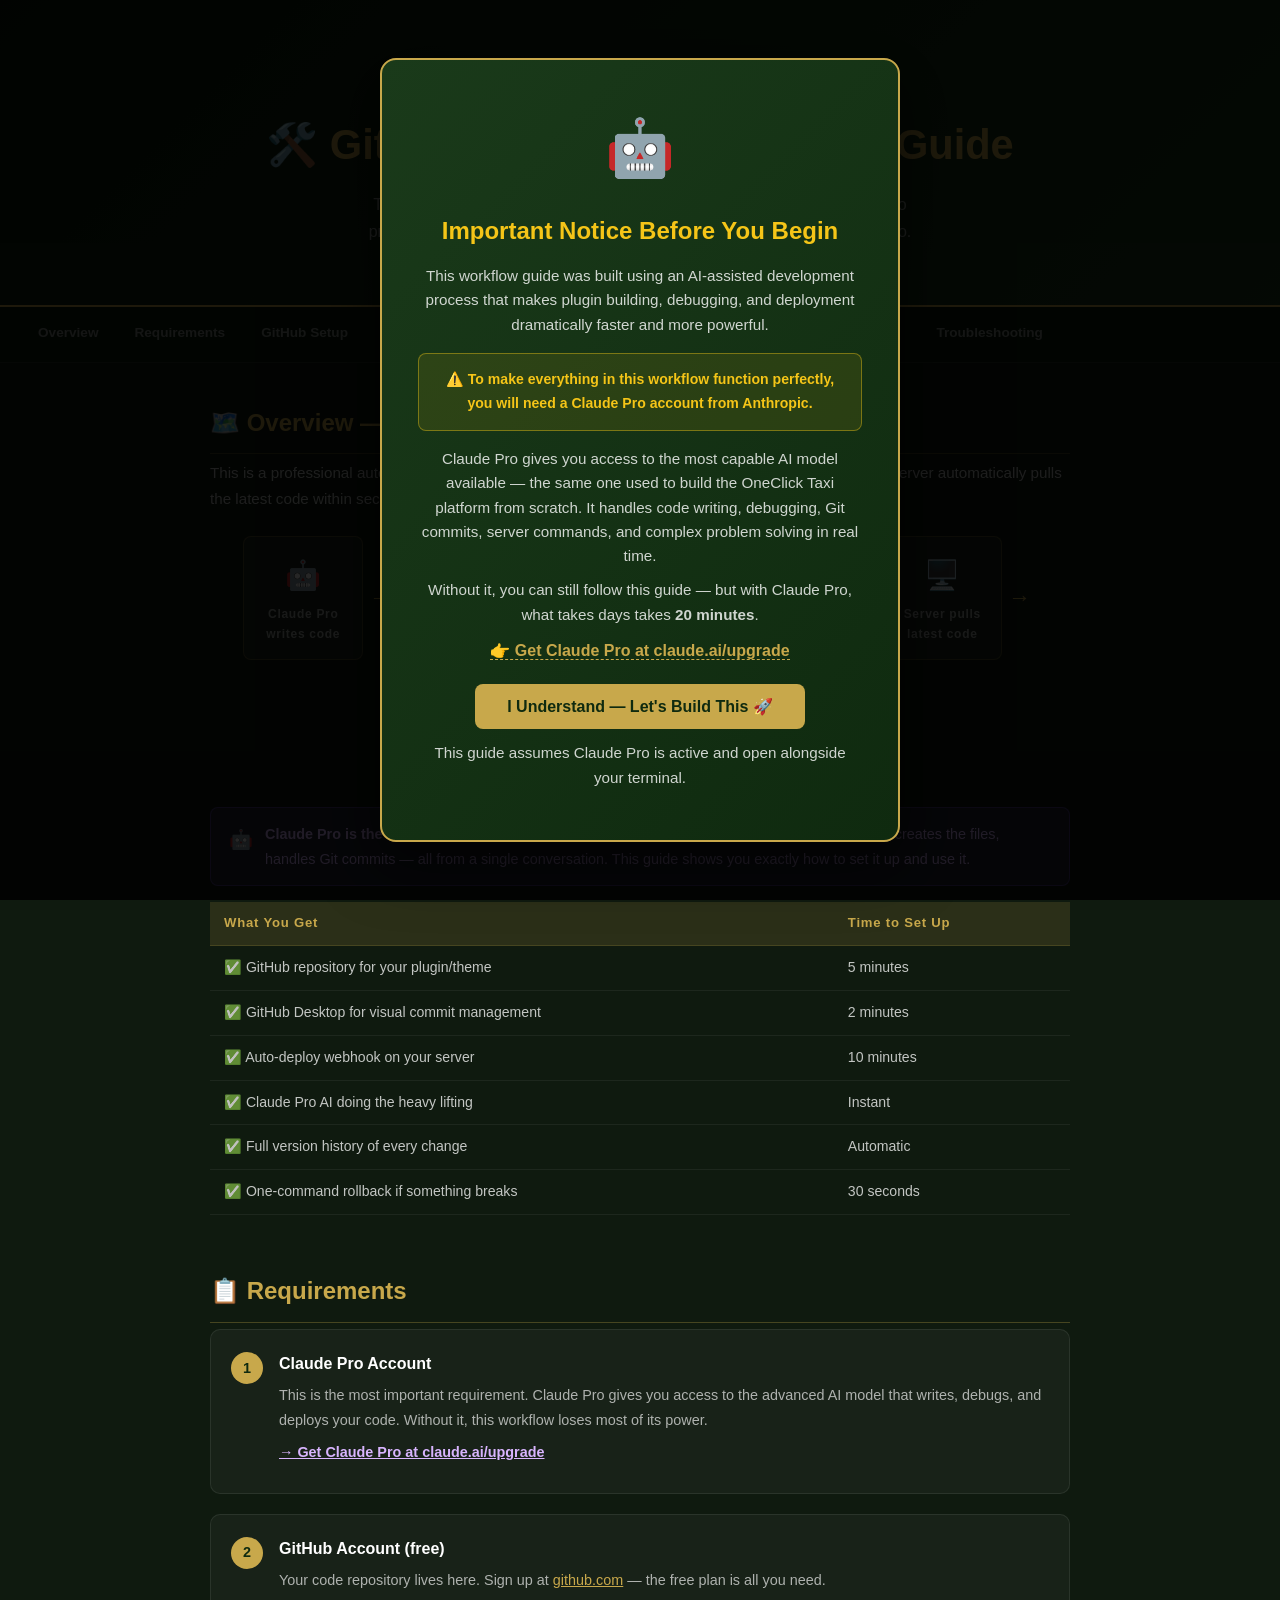
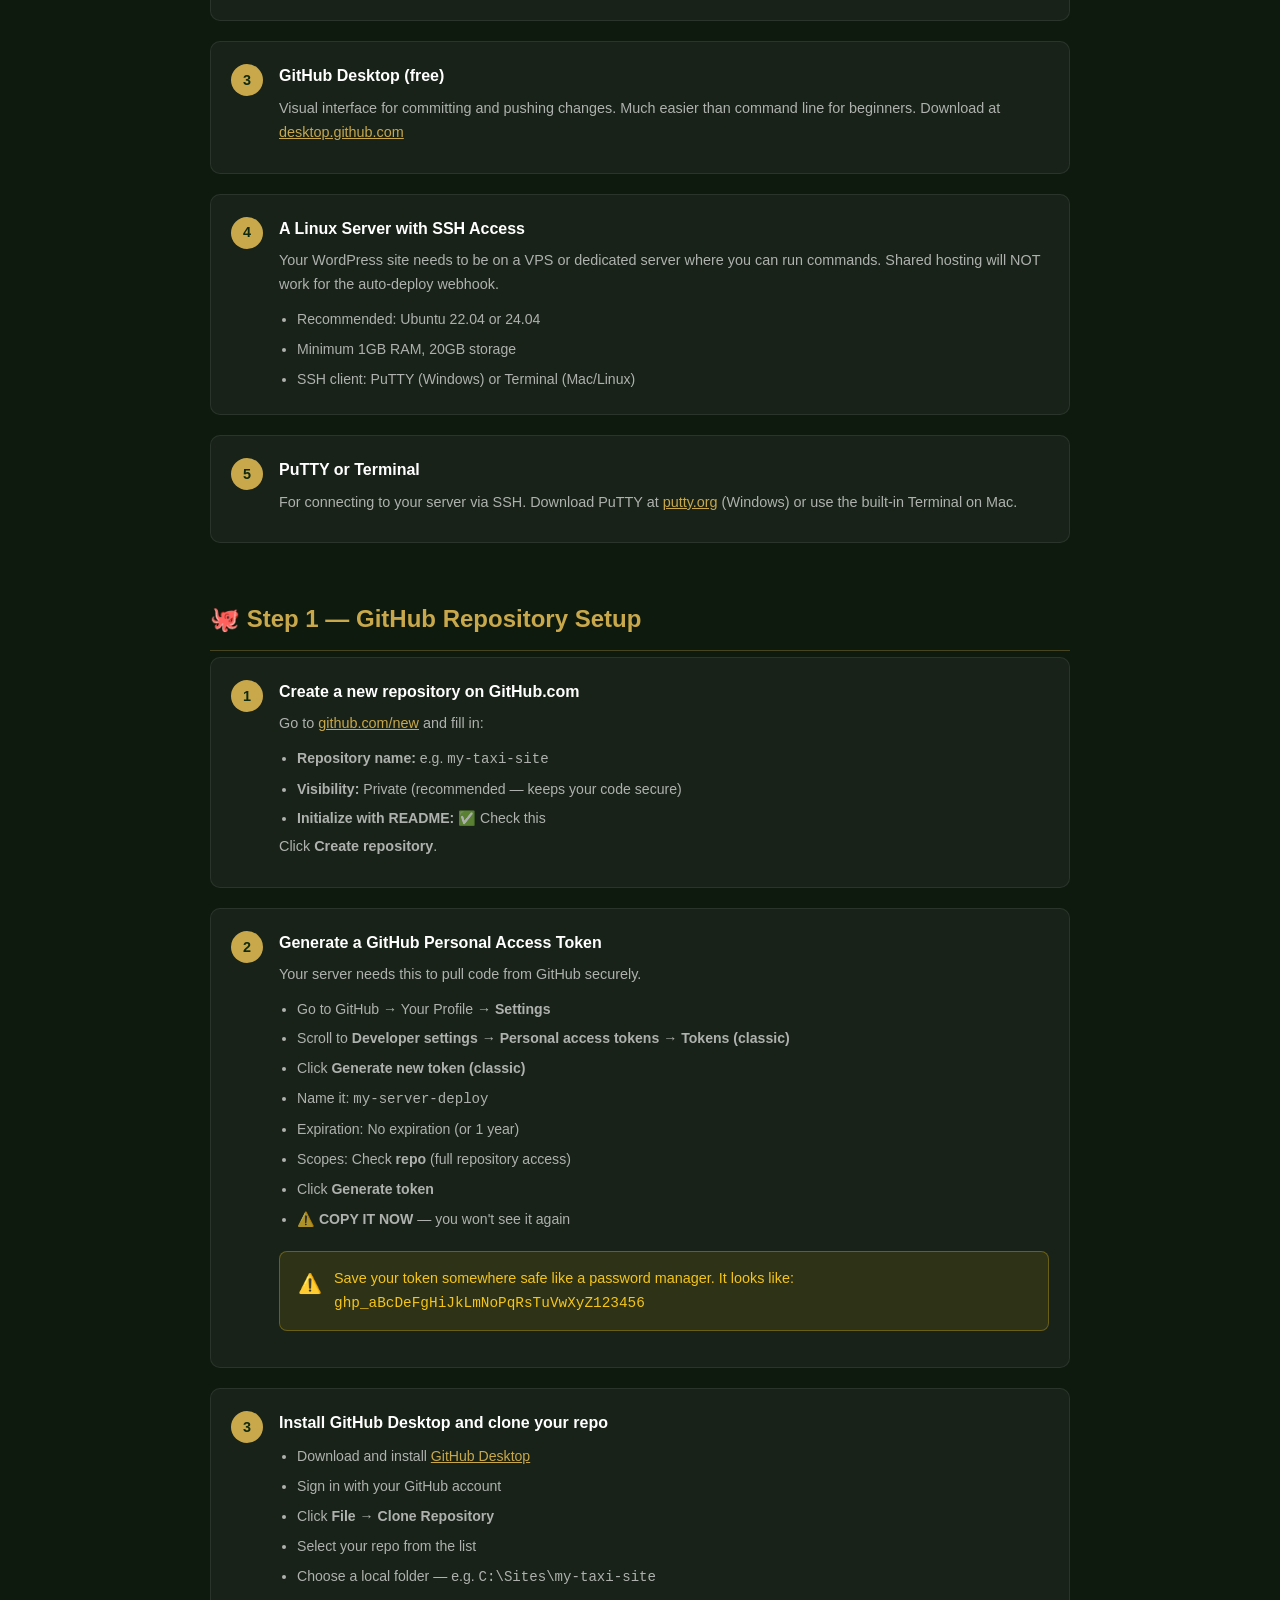
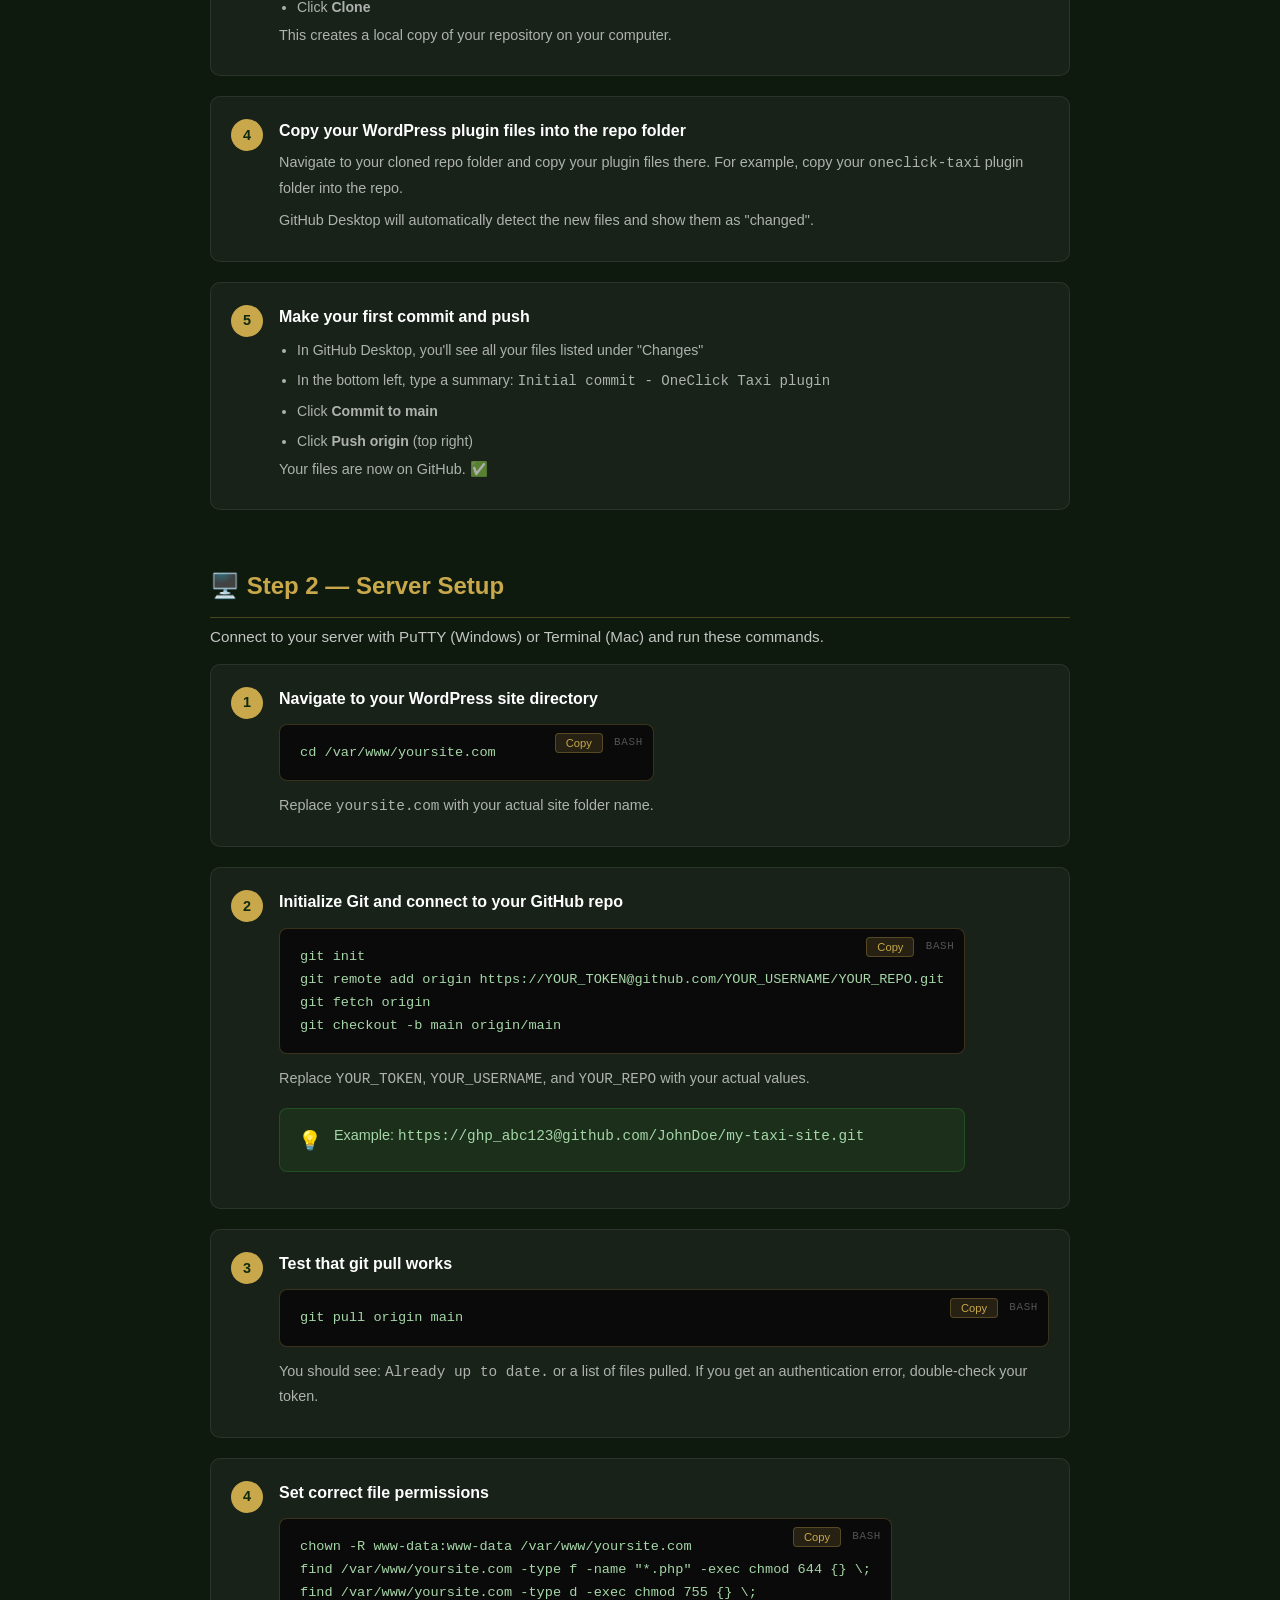
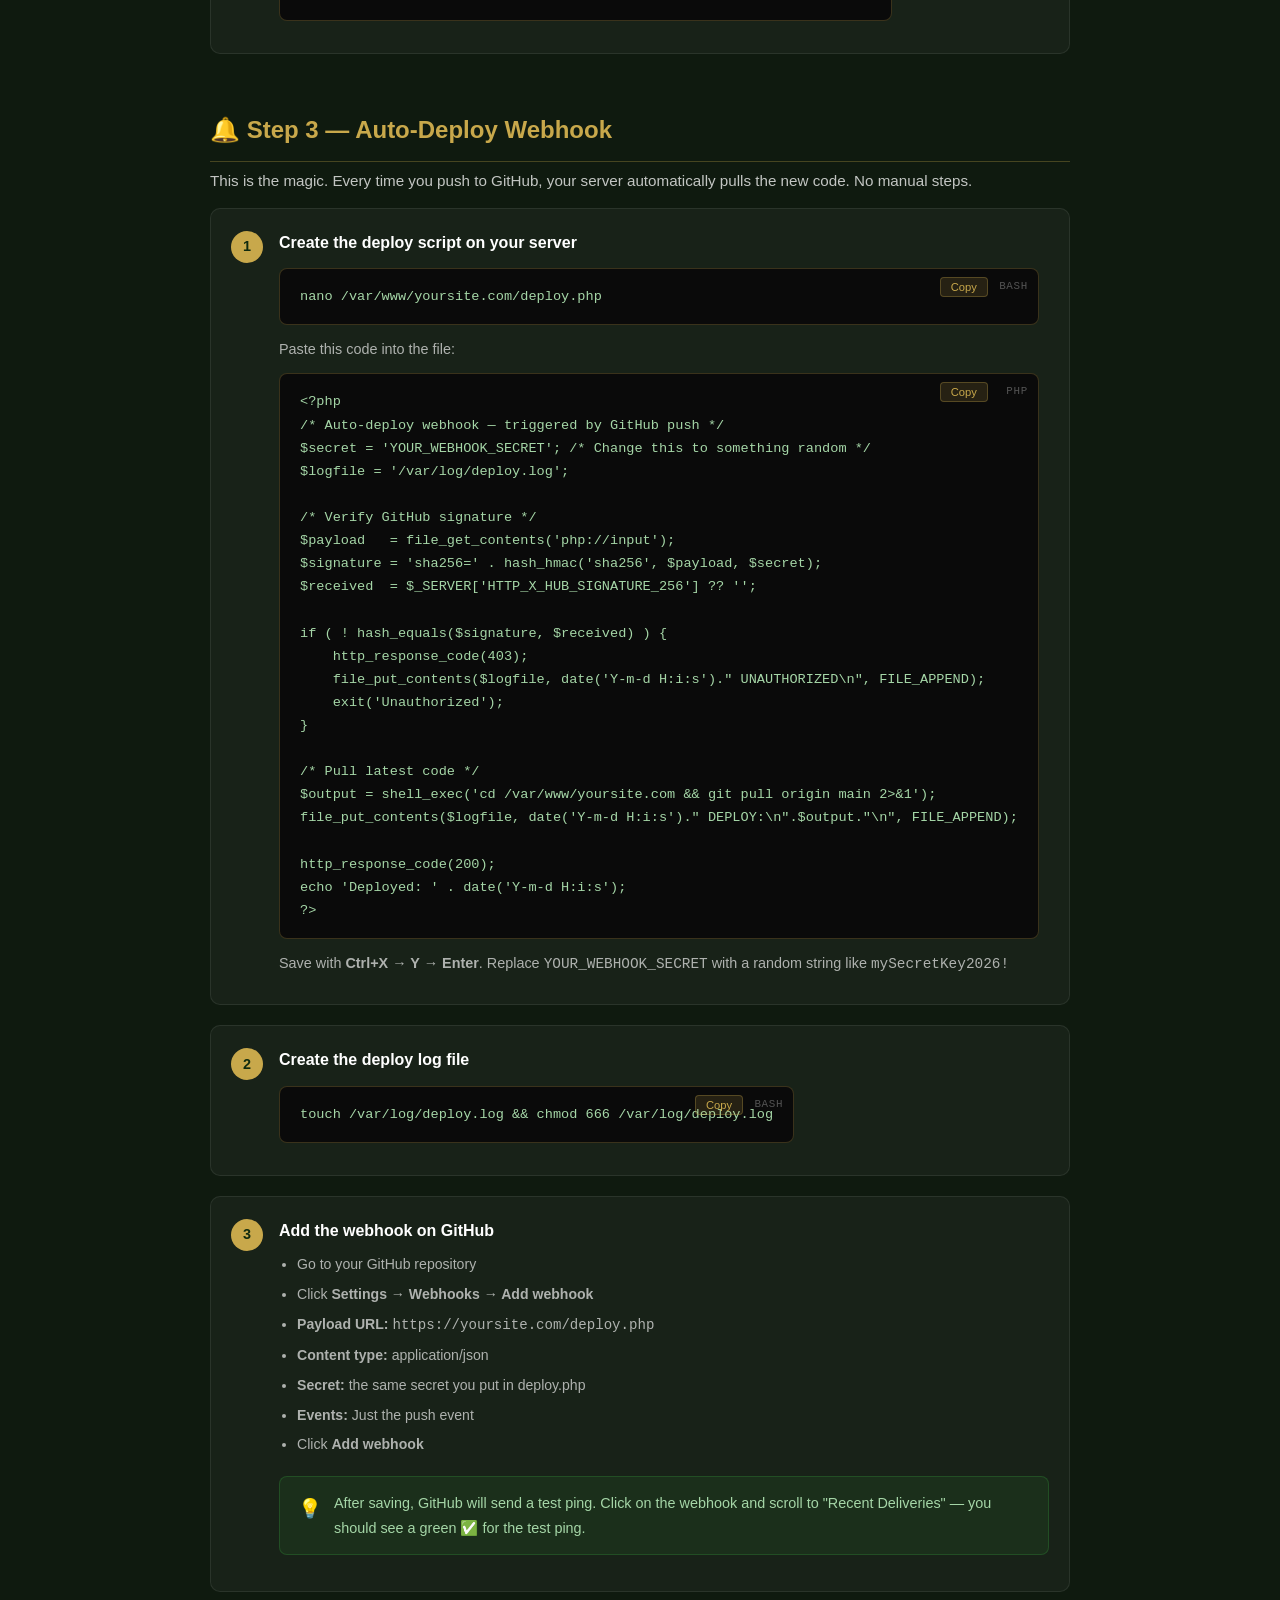
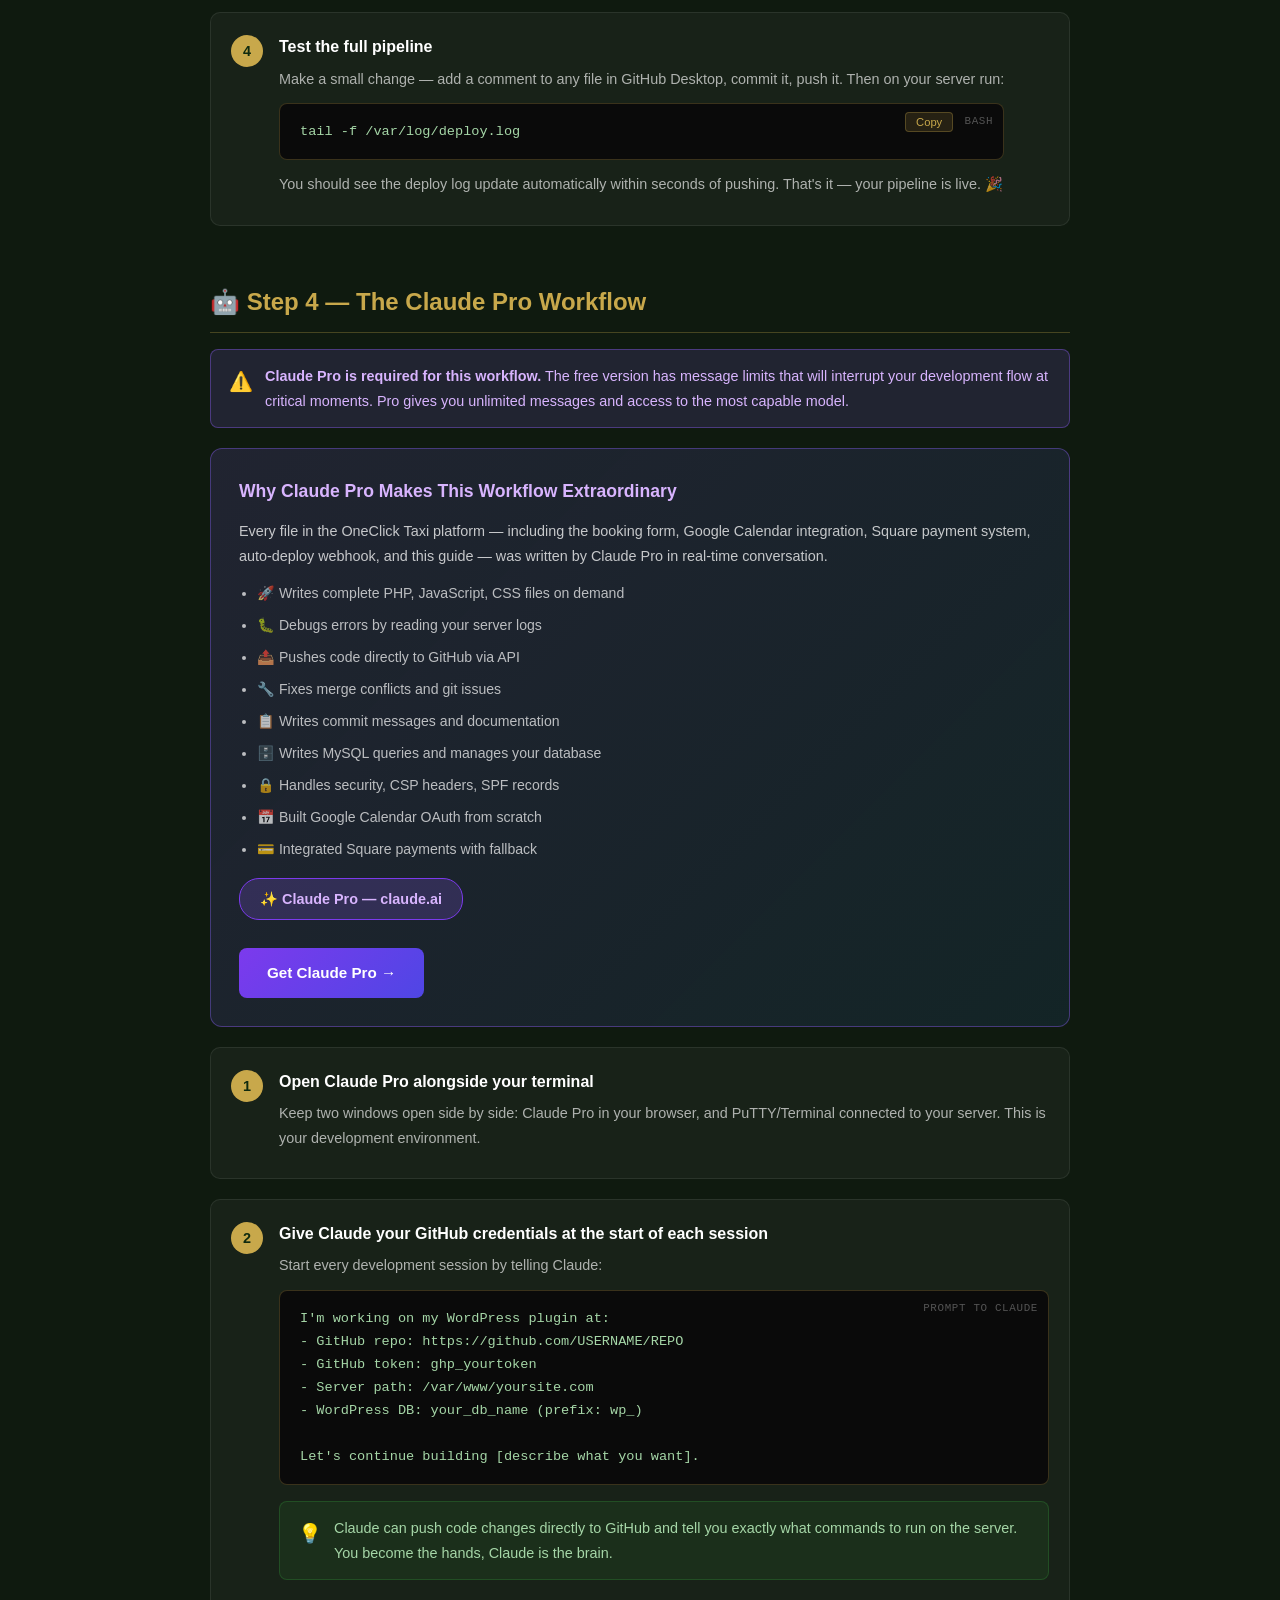
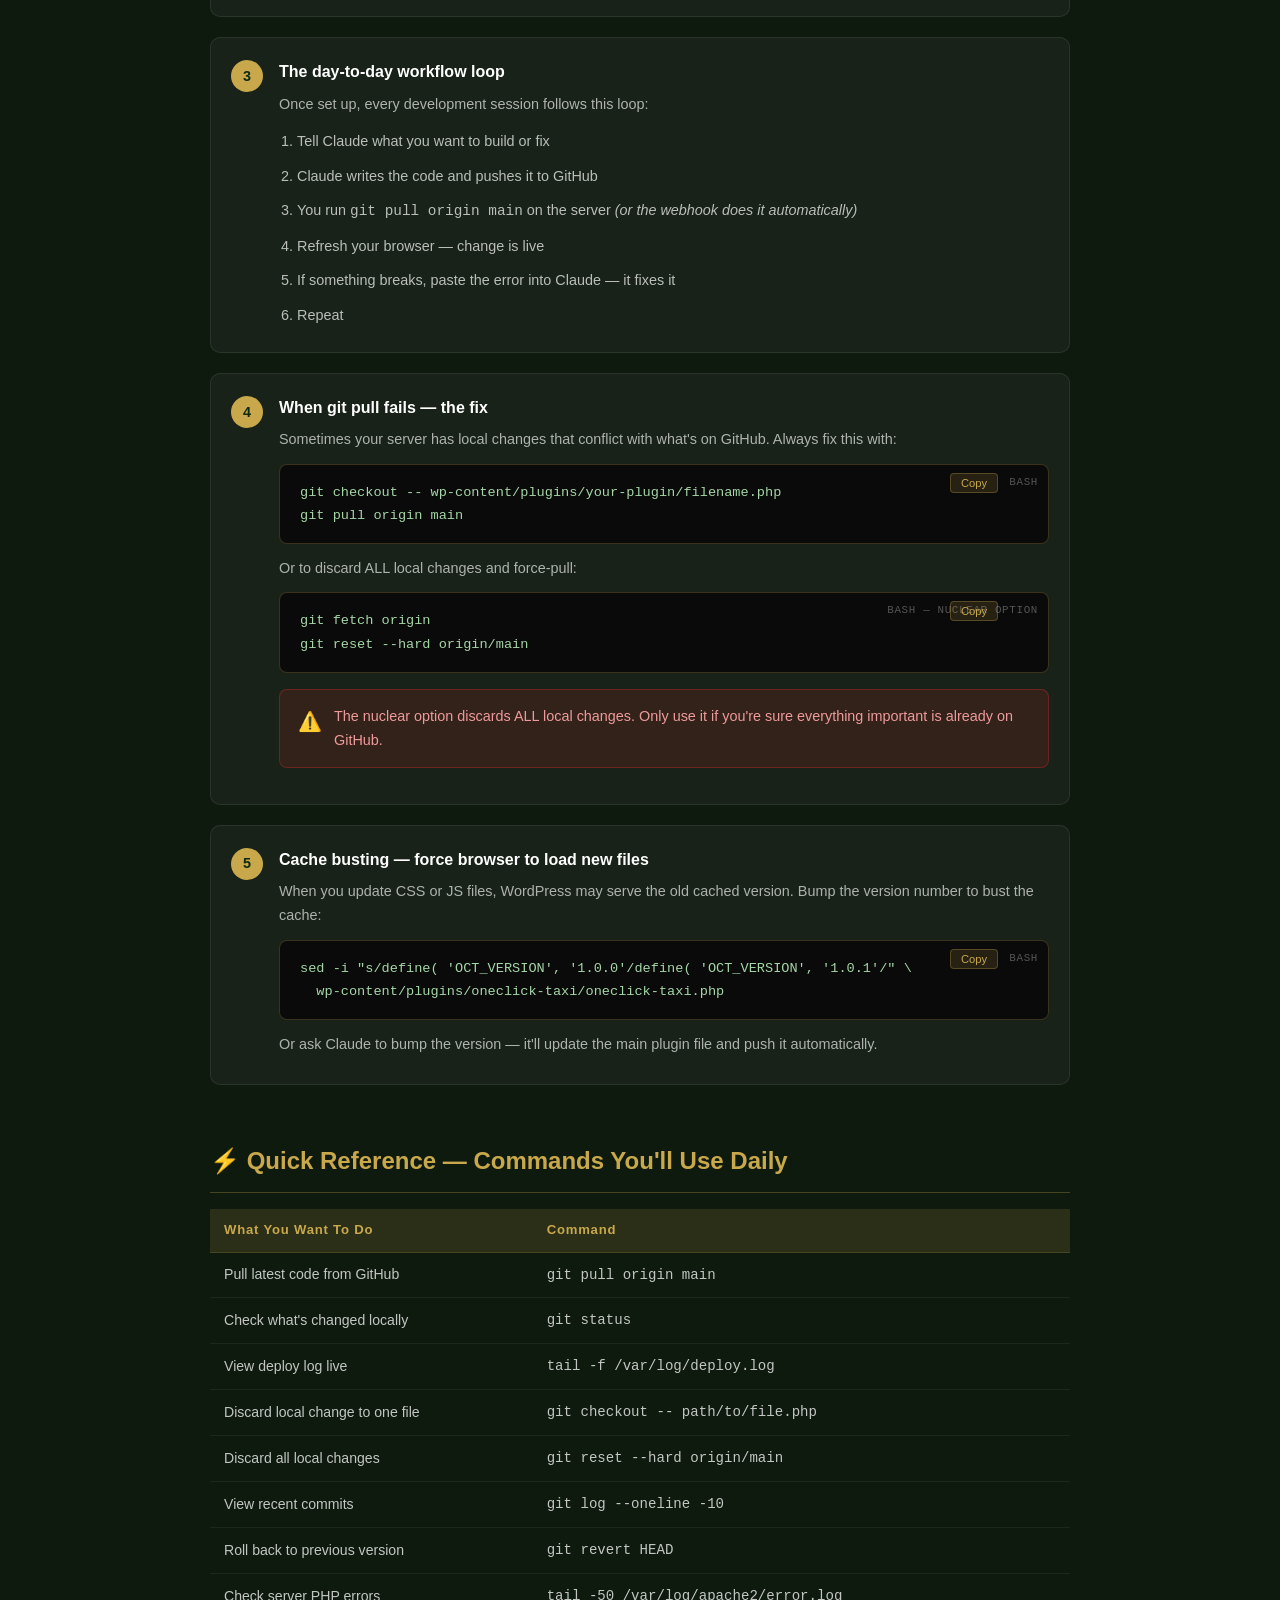
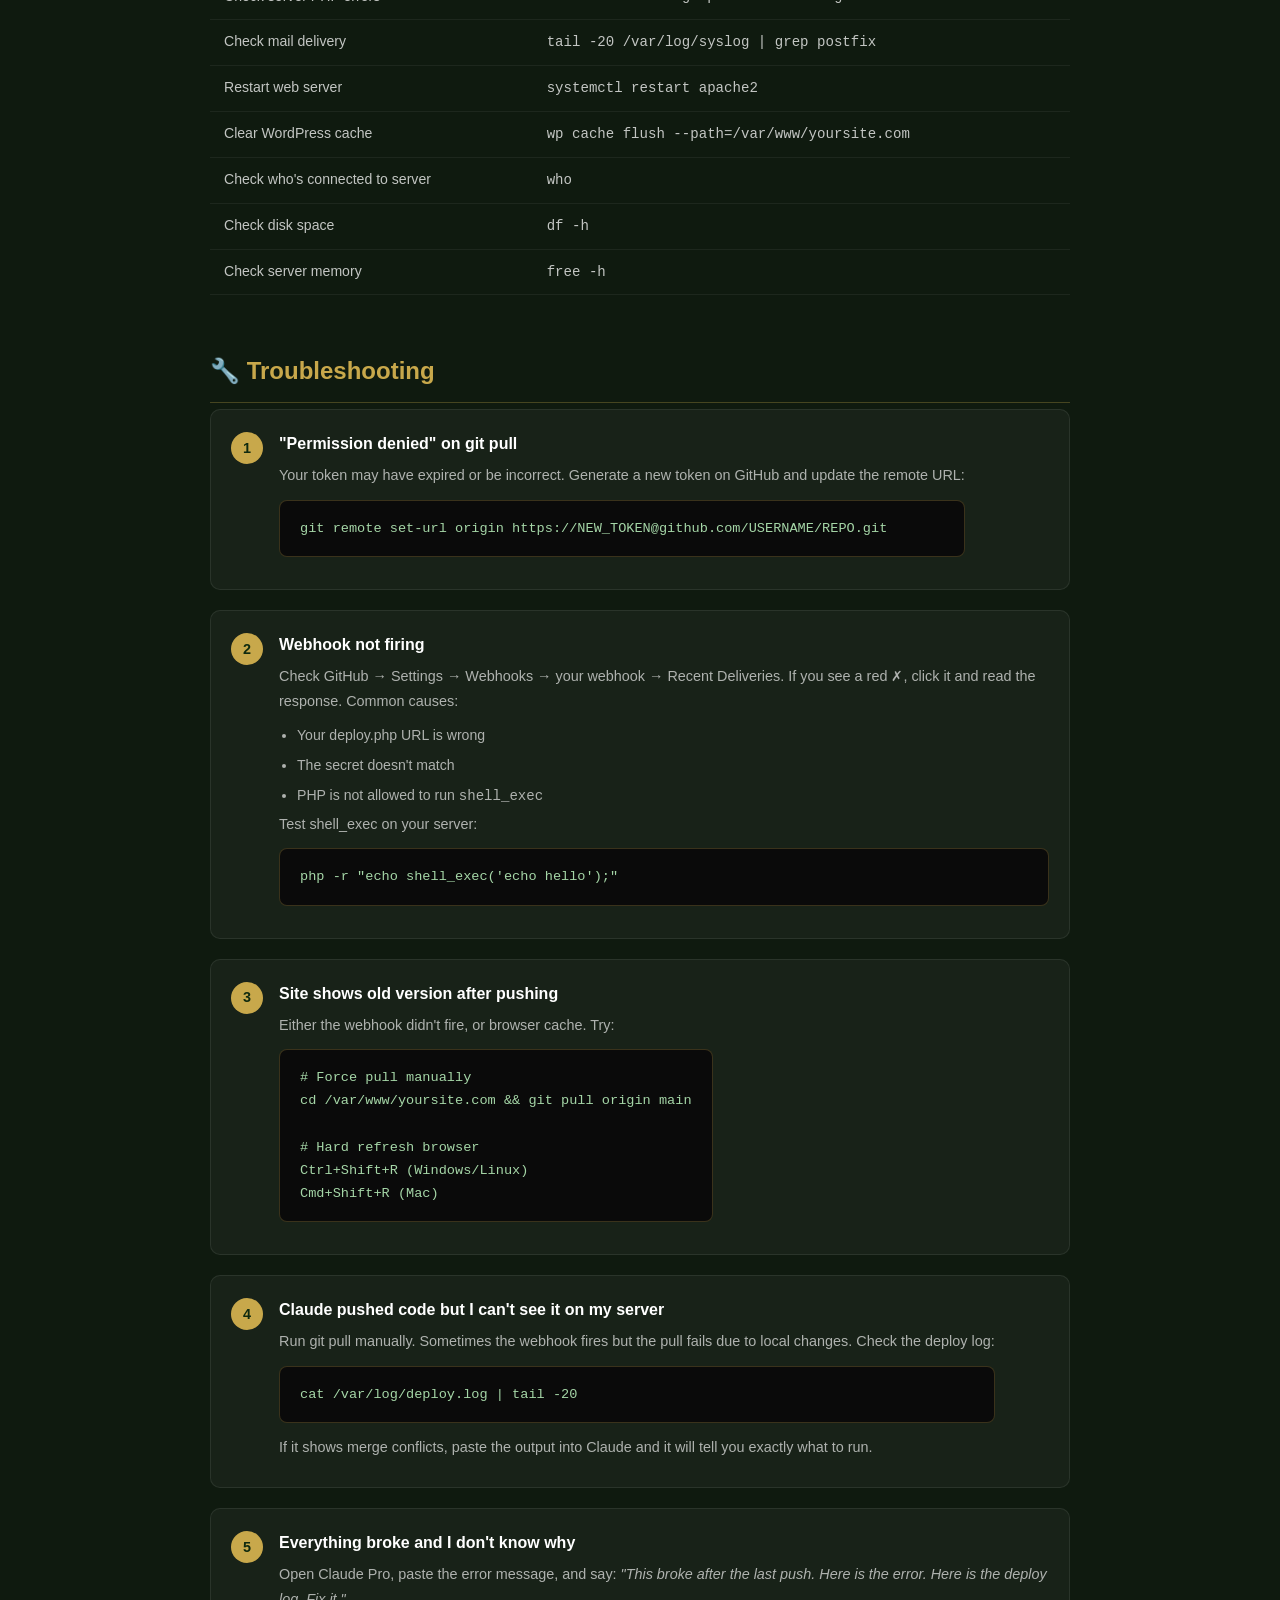
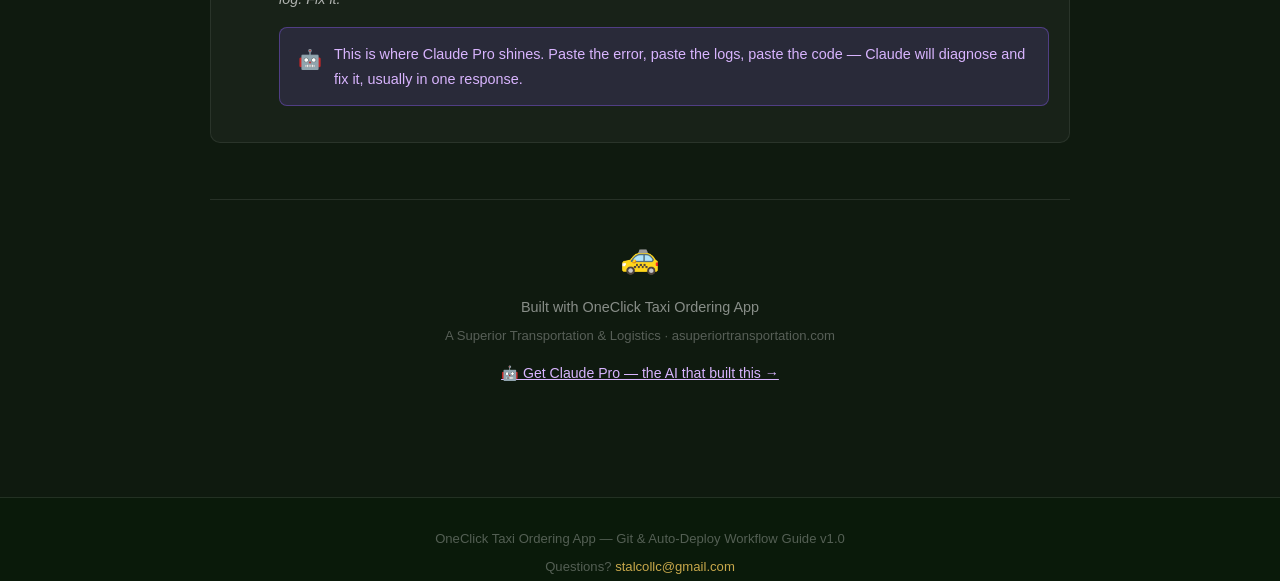
<file: OneClick_Taxi/git-workflow-guide.html>
<!DOCTYPE html>
<html lang="en">
<head>
<meta charset="UTF-8">
<meta name="viewport" content="width=device-width, initial-scale=1.0">
<title>OneClick Taxi — Git & Auto-Deploy Workflow Guide</title>
<style>
* { box-sizing: border-box; margin: 0; padding: 0; }
body { font-family: -apple-system, BlinkMacSystemFont, 'Segoe UI', sans-serif; background: #0f1a0f; color: #e0e0e0; line-height: 1.7; }

/* POPUP */
.oct-popup-overlay { position: fixed; inset: 0; background: rgba(0,0,0,.85); z-index: 9999; display: flex; align-items: center; justify-content: center; padding: 20px; }
.oct-popup { background: linear-gradient(135deg, #1a3a1a, #0f2a0f); border: 2px solid #c8a84b; border-radius: 16px; padding: 40px 36px; max-width: 520px; width: 100%; text-align: center; box-shadow: 0 20px 60px rgba(0,0,0,.6); animation: popIn .4s cubic-bezier(.34,1.56,.64,1); }
@keyframes popIn { from { transform: scale(.7); opacity: 0; } to { transform: scale(1); opacity: 1; } }
.oct-popup-icon { font-size: 3.5rem; margin-bottom: 16px; }
.oct-popup h2 { color: #f5c518; font-size: 1.5rem; margin-bottom: 12px; }
.oct-popup p { color: rgba(255,255,255,.8); font-size: .95rem; margin-bottom: 10px; line-height: 1.6; }
.oct-popup-warning { background: rgba(245,199,24,.1); border: 1px solid rgba(245,199,24,.4); border-radius: 8px; padding: 14px 18px; margin: 16px 0; font-size: .88rem; color: #f5c518; font-weight: 600; }
.oct-popup-link { color: #c8a84b; text-decoration: none; font-weight: 700; border-bottom: 1px dashed #c8a84b; }
.oct-popup-link:hover { color: #f5c518; }
.oct-popup-btn { margin-top: 20px; padding: 13px 32px; background: #c8a84b; color: #0f2a0f; border: none; border-radius: 8px; font-size: 1rem; font-weight: 800; cursor: pointer; transition: background .2s; }
.oct-popup-btn:hover { background: #f5c518; }
.oct-popup-note { margin-top: 12px; font-size: .78rem; color: rgba(255,255,255,.4); }

/* LAYOUT */
.guide-header { background: linear-gradient(135deg, #0a1a0a, #1a3a1a); padding: 60px 20px; text-align: center; border-bottom: 2px solid #c8a84b; }
.guide-header h1 { font-size: clamp(1.8rem, 4vw, 2.6rem); color: #c8a84b; margin-bottom: 10px; }
.guide-header p { color: rgba(255,255,255,.65); font-size: 1rem; max-width: 600px; margin: 0 auto; }
.guide-badge { display: inline-block; background: rgba(200,168,75,.15); border: 1px solid #c8a84b; color: #c8a84b; padding: 5px 16px; border-radius: 20px; font-size: .82rem; font-weight: 700; margin-bottom: 16px; }

.guide-nav { background: #0a1a0a; border-bottom: 1px solid rgba(255,255,255,.1); padding: 0 20px; display: flex; gap: 0; overflow-x: auto; }
.guide-nav a { color: rgba(255,255,255,.5); text-decoration: none; padding: 14px 18px; font-size: .85rem; font-weight: 600; white-space: nowrap; border-bottom: 3px solid transparent; transition: color .2s; }
.guide-nav a:hover { color: #c8a84b; border-bottom-color: #c8a84b; }

.guide-body { max-width: 900px; margin: 0 auto; padding: 40px 20px 80px; }

/* SECTIONS */
.guide-section { margin-bottom: 56px; }
.guide-section h2 { font-size: 1.5rem; color: #c8a84b; margin-bottom: 6px; padding-bottom: 10px; border-bottom: 1px solid rgba(200,168,75,.3); display: flex; align-items: center; gap: 10px; }
.guide-section p { color: rgba(255,255,255,.75); margin-bottom: 14px; font-size: .95rem; }

/* STEPS */
.step-list { counter-reset: steps; }
.step { display: flex; gap: 16px; margin-bottom: 20px; background: rgba(255,255,255,.04); border: 1px solid rgba(255,255,255,.08); border-radius: 10px; padding: 20px; position: relative; }
.step:before { counter-increment: steps; content: counter(steps); background: #c8a84b; color: #0f2a0f; width: 32px; height: 32px; border-radius: 50%; display: flex; align-items: center; justify-content: center; font-weight: 800; font-size: .9rem; flex-shrink: 0; margin-top: 2px; }
.step-content h3 { color: #fff; font-size: 1rem; margin-bottom: 6px; }
.step-content p { color: rgba(255,255,255,.65); font-size: .9rem; margin-bottom: 8px; }
.step-content ul { padding-left: 18px; }
.step-content ul li { color: rgba(255,255,255,.65); font-size: .88rem; padding: 3px 0; }

/* CODE BLOCKS */
.code-block { background: #0a0a0a; border: 1px solid rgba(200,168,75,.25); border-radius: 8px; padding: 16px 20px; margin: 12px 0; position: relative; overflow-x: auto; }
.code-block pre { color: #a5d6a7; font-family: 'Consolas','Monaco',monospace; font-size: .85rem; line-height: 1.7; white-space: pre; }
.code-label { position: absolute; top: 8px; right: 10px; font-size: .68rem; color: rgba(255,255,255,.3); font-family: monospace; letter-spacing: .06em; }
.copy-btn { position: absolute; top: 8px; right: 50px; background: rgba(200,168,75,.15); border: 1px solid rgba(200,168,75,.3); color: #c8a84b; padding: 3px 10px; border-radius: 4px; font-size: .7rem; cursor: pointer; }
.copy-btn:hover { background: rgba(200,168,75,.3); }

/* INFO BOXES */
.info-box { border-radius: 8px; padding: 14px 18px; margin: 16px 0; font-size: .9rem; display: flex; gap: 12px; align-items: flex-start; }
.info-box.tip    { background: rgba(46,125,50,.15);  border: 1px solid rgba(46,125,50,.4);  color: #a5d6a7; }
.info-box.warn   { background: rgba(245,199,24,.1);  border: 1px solid rgba(245,199,24,.3); color: #f5c518; }
.info-box.danger { background: rgba(198,40,40,.15);  border: 1px solid rgba(198,40,40,.4);  color: #ef9a9a; }
.info-box.claude { background: rgba(139,92,246,.15); border: 1px solid rgba(139,92,246,.4); color: #d8b4fe; }
.info-icon { font-size: 1.2rem; flex-shrink: 0; margin-top: 2px; }

/* WORKFLOW DIAGRAM */
.workflow-diagram { display: flex; align-items: center; gap: 0; flex-wrap: wrap; justify-content: center; margin: 24px 0; }
.wf-box { background: rgba(255,255,255,.06); border: 1px solid rgba(200,168,75,.3); border-radius: 8px; padding: 14px 18px; text-align: center; min-width: 120px; }
.wf-box .wf-icon { font-size: 1.8rem; margin-bottom: 4px; }
.wf-box .wf-label { font-size: .75rem; color: rgba(255,255,255,.6); font-weight: 700; letter-spacing: .06em; }
.wf-arrow { color: #c8a84b; font-size: 1.4rem; padding: 0 6px; }

/* CLAUDE SECTION */
.claude-card { background: linear-gradient(135deg, rgba(139,92,246,.15), rgba(59,130,246,.1)); border: 1px solid rgba(139,92,246,.4); border-radius: 12px; padding: 28px; margin: 20px 0; }
.claude-card h3 { color: #d8b4fe; font-size: 1.1rem; margin-bottom: 12px; }
.claude-card p { color: rgba(255,255,255,.75); font-size: .9rem; margin-bottom: 10px; }
.claude-card ul { padding-left: 18px; }
.claude-card ul li { color: rgba(255,255,255,.7); font-size: .88rem; padding: 4px 0; }
.claude-pro-badge { display: inline-flex; align-items: center; gap: 8px; background: rgba(139,92,246,.2); border: 1px solid #7c3aed; color: #d8b4fe; padding: 8px 20px; border-radius: 20px; font-weight: 700; font-size: .9rem; margin: 12px 0; }
.claude-pro-btn { display: inline-block; margin-top: 16px; padding: 12px 28px; background: linear-gradient(135deg, #7c3aed, #4f46e5); color: #fff; border-radius: 8px; font-weight: 700; font-size: .95rem; text-decoration: none; }
.claude-pro-btn:hover { background: linear-gradient(135deg, #6d28d9, #4338ca); }

/* TABLE */
.guide-table { width: 100%; border-collapse: collapse; margin: 16px 0; }
.guide-table th { background: rgba(200,168,75,.15); color: #c8a84b; padding: 10px 14px; text-align: left; font-size: .82rem; letter-spacing: .06em; border-bottom: 1px solid rgba(200,168,75,.3); }
.guide-table td { padding: 10px 14px; border-bottom: 1px solid rgba(255,255,255,.06); font-size: .88rem; color: rgba(255,255,255,.75); }
.guide-table tr:hover td { background: rgba(255,255,255,.03); }

/* FOOTER */
.guide-footer { background: #0a1a0a; border-top: 1px solid rgba(255,255,255,.1); padding: 30px 20px; text-align: center; color: rgba(255,255,255,.3); font-size: .82rem; }
.guide-footer a { color: #c8a84b; text-decoration: none; }

@media(max-width:600px) {
    .workflow-diagram { flex-direction: column; }
    .wf-arrow { transform: rotate(90deg); }
    .step { flex-direction: column; }
}
</style>
</head>
<body>

<!-- CLAUDE PRO POPUP -->
<div class="oct-popup-overlay" id="oct-popup">
  <div class="oct-popup">
    <div class="oct-popup-icon">🤖</div>
    <h2>Important Notice Before You Begin</h2>
    <p>This workflow guide was built using an AI-assisted development process that makes plugin building, debugging, and deployment dramatically faster and more powerful.</p>
    <div class="oct-popup-warning">
      ⚠️ To make everything in this workflow function perfectly, you will need a <strong>Claude Pro account</strong> from Anthropic.
    </div>
    <p>Claude Pro gives you access to the most capable AI model available — the same one used to build the OneClick Taxi platform from scratch. It handles code writing, debugging, Git commits, server commands, and complex problem solving in real time.</p>
    <p>Without it, you can still follow this guide — but with Claude Pro, what takes days takes <strong>20 minutes</strong>.</p>
    <a href="https://claude.ai/upgrade" target="_blank" class="oct-popup-link">👉 Get Claude Pro at claude.ai/upgrade</a>
    <br>
    <button class="oct-popup-btn" onclick="document.getElementById('oct-popup').style.display='none'">
      I Understand — Let's Build This 🚀
    </button>
    <p class="oct-popup-note">This guide assumes Claude Pro is active and open alongside your terminal.</p>
  </div>
</div>

<!-- HEADER -->
<div class="guide-header">
  <div class="guide-badge">OneClick Taxi — Developer Edition</div>
  <h1>🛠️ Git & Auto-Deploy Workflow Guide</h1>
  <p>The exact workflow used to build the OneClick Taxi platform — from zero to production in minutes using GitHub, auto-deploy webhooks, and Claude Pro.</p>
</div>

<!-- NAV -->
<nav class="guide-nav">
  <a href="#overview">Overview</a>
  <a href="#requirements">Requirements</a>
  <a href="#github">GitHub Setup</a>
  <a href="#server">Server Setup</a>
  <a href="#webhook">Auto-Deploy</a>
  <a href="#claude">Claude Pro Workflow</a>
  <a href="#commands">Quick Reference</a>
  <a href="#troubleshooting">Troubleshooting</a>
</nav>

<div class="guide-body">

  <!-- OVERVIEW -->
  <div class="guide-section" id="overview">
    <h2>🗺️ Overview — How This Workflow Works</h2>
    <p>This is a professional auto-deploy pipeline. Every change you make gets pushed to GitHub, and your server automatically pulls the latest code within seconds. No FTP. No manual file uploads. No version confusion.</p>

    <div class="workflow-diagram">
      <div class="wf-box"><div class="wf-icon">🤖</div><div class="wf-label">Claude Pro<br>writes code</div></div>
      <div class="wf-arrow">→</div>
      <div class="wf-box"><div class="wf-icon">💾</div><div class="wf-label">GitHub<br>Desktop commit</div></div>
      <div class="wf-arrow">→</div>
      <div class="wf-box"><div class="wf-icon">☁️</div><div class="wf-label">Push to<br>GitHub.com</div></div>
      <div class="wf-arrow">→</div>
      <div class="wf-box"><div class="wf-icon">🔔</div><div class="wf-label">Webhook<br>fires</div></div>
      <div class="wf-arrow">→</div>
      <div class="wf-box"><div class="wf-icon">🖥️</div><div class="wf-label">Server pulls<br>latest code</div></div>
      <div class="wf-arrow">→</div>
      <div class="wf-box"><div class="wf-icon">🌐</div><div class="wf-label">Site updated<br>instantly</div></div>
    </div>

    <div class="info-box claude">
      <div class="info-icon">🤖</div>
      <div>
        <strong>Claude Pro is the engine of this workflow.</strong> You describe what you want, Claude writes the code, creates the files, handles Git commits — all from a single conversation. This guide shows you exactly how to set it up and use it.
      </div>
    </div>

    <table class="guide-table">
      <thead><tr><th>What You Get</th><th>Time to Set Up</th></tr></thead>
      <tbody>
        <tr><td>✅ GitHub repository for your plugin/theme</td><td>5 minutes</td></tr>
        <tr><td>✅ GitHub Desktop for visual commit management</td><td>2 minutes</td></tr>
        <tr><td>✅ Auto-deploy webhook on your server</td><td>10 minutes</td></tr>
        <tr><td>✅ Claude Pro AI doing the heavy lifting</td><td>Instant</td></tr>
        <tr><td>✅ Full version history of every change</td><td>Automatic</td></tr>
        <tr><td>✅ One-command rollback if something breaks</td><td>30 seconds</td></tr>
      </tbody>
    </table>
  </div>

  <!-- REQUIREMENTS -->
  <div class="guide-section" id="requirements">
    <h2>📋 Requirements</h2>
    <div class="step-list">
      <div class="step">
        <div class="step-content">
          <h3>Claude Pro Account</h3>
          <p>This is the most important requirement. Claude Pro gives you access to the advanced AI model that writes, debugs, and deploys your code. Without it, this workflow loses most of its power.</p>
          <p><a href="https://claude.ai/upgrade" target="_blank" style="color:#d8b4fe;font-weight:700">→ Get Claude Pro at claude.ai/upgrade</a></p>
        </div>
      </div>
      <div class="step">
        <div class="step-content">
          <h3>GitHub Account (free)</h3>
          <p>Your code repository lives here. Sign up at <a href="https://github.com" target="_blank" style="color:#c8a84b">github.com</a> — the free plan is all you need.</p>
        </div>
      </div>
      <div class="step">
        <div class="step-content">
          <h3>GitHub Desktop (free)</h3>
          <p>Visual interface for committing and pushing changes. Much easier than command line for beginners. Download at <a href="https://desktop.github.com" target="_blank" style="color:#c8a84b">desktop.github.com</a></p>
        </div>
      </div>
      <div class="step">
        <div class="step-content">
          <h3>A Linux Server with SSH Access</h3>
          <p>Your WordPress site needs to be on a VPS or dedicated server where you can run commands. Shared hosting will NOT work for the auto-deploy webhook.</p>
          <ul>
            <li>Recommended: Ubuntu 22.04 or 24.04</li>
            <li>Minimum 1GB RAM, 20GB storage</li>
            <li>SSH client: PuTTY (Windows) or Terminal (Mac/Linux)</li>
          </ul>
        </div>
      </div>
      <div class="step">
        <div class="step-content">
          <h3>PuTTY or Terminal</h3>
          <p>For connecting to your server via SSH. Download PuTTY at <a href="https://putty.org" target="_blank" style="color:#c8a84b">putty.org</a> (Windows) or use the built-in Terminal on Mac.</p>
        </div>
      </div>
    </div>
  </div>

  <!-- GITHUB SETUP -->
  <div class="guide-section" id="github">
    <h2>🐙 Step 1 — GitHub Repository Setup</h2>

    <div class="step-list">
      <div class="step">
        <div class="step-content">
          <h3>Create a new repository on GitHub.com</h3>
          <p>Go to <a href="https://github.com/new" target="_blank" style="color:#c8a84b">github.com/new</a> and fill in:</p>
          <ul>
            <li><strong>Repository name:</strong> e.g. <code>my-taxi-site</code></li>
            <li><strong>Visibility:</strong> Private (recommended — keeps your code secure)</li>
            <li><strong>Initialize with README:</strong> ✅ Check this</li>
          </ul>
          <p>Click <strong>Create repository</strong>.</p>
        </div>
      </div>

      <div class="step">
        <div class="step-content">
          <h3>Generate a GitHub Personal Access Token</h3>
          <p>Your server needs this to pull code from GitHub securely.</p>
          <ul>
            <li>Go to GitHub → Your Profile → <strong>Settings</strong></li>
            <li>Scroll to <strong>Developer settings → Personal access tokens → Tokens (classic)</strong></li>
            <li>Click <strong>Generate new token (classic)</strong></li>
            <li>Name it: <code>my-server-deploy</code></li>
            <li>Expiration: No expiration (or 1 year)</li>
            <li>Scopes: Check <strong>repo</strong> (full repository access)</li>
            <li>Click <strong>Generate token</strong></li>
            <li>⚠️ <strong>COPY IT NOW</strong> — you won't see it again</li>
          </ul>
          <div class="info-box warn">
            <div class="info-icon">⚠️</div>
            <div>Save your token somewhere safe like a password manager. It looks like: <code>ghp_aBcDeFgHiJkLmNoPqRsTuVwXyZ123456</code></div>
          </div>
        </div>
      </div>

      <div class="step">
        <div class="step-content">
          <h3>Install GitHub Desktop and clone your repo</h3>
          <ul>
            <li>Download and install <a href="https://desktop.github.com" target="_blank" style="color:#c8a84b">GitHub Desktop</a></li>
            <li>Sign in with your GitHub account</li>
            <li>Click <strong>File → Clone Repository</strong></li>
            <li>Select your repo from the list</li>
            <li>Choose a local folder — e.g. <code>C:\Sites\my-taxi-site</code></li>
            <li>Click <strong>Clone</strong></li>
          </ul>
          <p>This creates a local copy of your repository on your computer.</p>
        </div>
      </div>

      <div class="step">
        <div class="step-content">
          <h3>Copy your WordPress plugin files into the repo folder</h3>
          <p>Navigate to your cloned repo folder and copy your plugin files there. For example, copy your <code>oneclick-taxi</code> plugin folder into the repo.</p>
          <p>GitHub Desktop will automatically detect the new files and show them as "changed".</p>
        </div>
      </div>

      <div class="step">
        <div class="step-content">
          <h3>Make your first commit and push</h3>
          <ul>
            <li>In GitHub Desktop, you'll see all your files listed under "Changes"</li>
            <li>In the bottom left, type a summary: <code>Initial commit - OneClick Taxi plugin</code></li>
            <li>Click <strong>Commit to main</strong></li>
            <li>Click <strong>Push origin</strong> (top right)</li>
          </ul>
          <p>Your files are now on GitHub. ✅</p>
        </div>
      </div>
    </div>
  </div>

  <!-- SERVER SETUP -->
  <div class="guide-section" id="server">
    <h2>🖥️ Step 2 — Server Setup</h2>
    <p>Connect to your server with PuTTY (Windows) or Terminal (Mac) and run these commands.</p>

    <div class="step-list">
      <div class="step">
        <div class="step-content">
          <h3>Navigate to your WordPress site directory</h3>
          <div class="code-block">
            <div class="code-label">BASH</div>
            <button class="copy-btn" onclick="copyCode(this)">Copy</button>
            <pre>cd /var/www/yoursite.com</pre>
          </div>
          <p>Replace <code>yoursite.com</code> with your actual site folder name.</p>
        </div>
      </div>

      <div class="step">
        <div class="step-content">
          <h3>Initialize Git and connect to your GitHub repo</h3>
          <div class="code-block">
            <div class="code-label">BASH</div>
            <button class="copy-btn" onclick="copyCode(this)">Copy</button>
            <pre>git init
git remote add origin https://YOUR_TOKEN@github.com/YOUR_USERNAME/YOUR_REPO.git
git fetch origin
git checkout -b main origin/main</pre>
          </div>
          <p>Replace <code>YOUR_TOKEN</code>, <code>YOUR_USERNAME</code>, and <code>YOUR_REPO</code> with your actual values.</p>
          <div class="info-box tip">
            <div class="info-icon">💡</div>
            <div>Example: <code>https://ghp_abc123@github.com/JohnDoe/my-taxi-site.git</code></div>
          </div>
        </div>
      </div>

      <div class="step">
        <div class="step-content">
          <h3>Test that git pull works</h3>
          <div class="code-block">
            <div class="code-label">BASH</div>
            <button class="copy-btn" onclick="copyCode(this)">Copy</button>
            <pre>git pull origin main</pre>
          </div>
          <p>You should see: <code>Already up to date.</code> or a list of files pulled. If you get an authentication error, double-check your token.</p>
        </div>
      </div>

      <div class="step">
        <div class="step-content">
          <h3>Set correct file permissions</h3>
          <div class="code-block">
            <div class="code-label">BASH</div>
            <button class="copy-btn" onclick="copyCode(this)">Copy</button>
            <pre>chown -R www-data:www-data /var/www/yoursite.com
find /var/www/yoursite.com -type f -name "*.php" -exec chmod 644 {} \;
find /var/www/yoursite.com -type d -exec chmod 755 {} \;</pre>
          </div>
        </div>
      </div>
    </div>
  </div>

  <!-- WEBHOOK -->
  <div class="guide-section" id="webhook">
    <h2>🔔 Step 3 — Auto-Deploy Webhook</h2>
    <p>This is the magic. Every time you push to GitHub, your server automatically pulls the new code. No manual steps.</p>

    <div class="step-list">
      <div class="step">
        <div class="step-content">
          <h3>Create the deploy script on your server</h3>
          <div class="code-block">
            <div class="code-label">BASH</div>
            <button class="copy-btn" onclick="copyCode(this)">Copy</button>
            <pre>nano /var/www/yoursite.com/deploy.php</pre>
          </div>
          <p>Paste this code into the file:</p>
          <div class="code-block">
            <div class="code-label">PHP</div>
            <button class="copy-btn" onclick="copyCode(this)">Copy</button>
            <pre>&lt;?php
/* Auto-deploy webhook — triggered by GitHub push */
$secret = 'YOUR_WEBHOOK_SECRET'; /* Change this to something random */
$logfile = '/var/log/deploy.log';

/* Verify GitHub signature */
$payload   = file_get_contents('php://input');
$signature = 'sha256=' . hash_hmac('sha256', $payload, $secret);
$received  = $_SERVER['HTTP_X_HUB_SIGNATURE_256'] ?? '';

if ( ! hash_equals($signature, $received) ) {
    http_response_code(403);
    file_put_contents($logfile, date('Y-m-d H:i:s')." UNAUTHORIZED\n", FILE_APPEND);
    exit('Unauthorized');
}

/* Pull latest code */
$output = shell_exec('cd /var/www/yoursite.com && git pull origin main 2>&1');
file_put_contents($logfile, date('Y-m-d H:i:s')." DEPLOY:\n".$output."\n", FILE_APPEND);

http_response_code(200);
echo 'Deployed: ' . date('Y-m-d H:i:s');
?&gt;</pre>
          </div>
          <p>Save with <strong>Ctrl+X → Y → Enter</strong>. Replace <code>YOUR_WEBHOOK_SECRET</code> with a random string like <code>mySecretKey2026!</code></p>
        </div>
      </div>

      <div class="step">
        <div class="step-content">
          <h3>Create the deploy log file</h3>
          <div class="code-block">
            <div class="code-label">BASH</div>
            <button class="copy-btn" onclick="copyCode(this)">Copy</button>
            <pre>touch /var/log/deploy.log && chmod 666 /var/log/deploy.log</pre>
          </div>
        </div>
      </div>

      <div class="step">
        <div class="step-content">
          <h3>Add the webhook on GitHub</h3>
          <ul>
            <li>Go to your GitHub repository</li>
            <li>Click <strong>Settings → Webhooks → Add webhook</strong></li>
            <li><strong>Payload URL:</strong> <code>https://yoursite.com/deploy.php</code></li>
            <li><strong>Content type:</strong> application/json</li>
            <li><strong>Secret:</strong> the same secret you put in deploy.php</li>
            <li><strong>Events:</strong> Just the push event</li>
            <li>Click <strong>Add webhook</strong></li>
          </ul>
          <div class="info-box tip">
            <div class="info-icon">💡</div>
            <div>After saving, GitHub will send a test ping. Click on the webhook and scroll to "Recent Deliveries" — you should see a green ✅ for the test ping.</div>
          </div>
        </div>
      </div>

      <div class="step">
        <div class="step-content">
          <h3>Test the full pipeline</h3>
          <p>Make a small change — add a comment to any file in GitHub Desktop, commit it, push it. Then on your server run:</p>
          <div class="code-block">
            <div class="code-label">BASH</div>
            <button class="copy-btn" onclick="copyCode(this)">Copy</button>
            <pre>tail -f /var/log/deploy.log</pre>
          </div>
          <p>You should see the deploy log update automatically within seconds of pushing. That's it — your pipeline is live. 🎉</p>
        </div>
      </div>
    </div>
  </div>

  <!-- CLAUDE WORKFLOW -->
  <div class="guide-section" id="claude">
    <h2>🤖 Step 4 — The Claude Pro Workflow</h2>

    <div class="info-box claude">
      <div class="info-icon">⚠️</div>
      <div><strong>Claude Pro is required for this workflow.</strong> The free version has message limits that will interrupt your development flow at critical moments. Pro gives you unlimited messages and access to the most capable model.</div>
    </div>

    <div class="claude-card">
      <h3>Why Claude Pro Makes This Workflow Extraordinary</h3>
      <p>Every file in the OneClick Taxi platform — including the booking form, Google Calendar integration, Square payment system, auto-deploy webhook, and this guide — was written by Claude Pro in real-time conversation.</p>
      <ul>
        <li>🚀 Writes complete PHP, JavaScript, CSS files on demand</li>
        <li>🐛 Debugs errors by reading your server logs</li>
        <li>📤 Pushes code directly to GitHub via API</li>
        <li>🔧 Fixes merge conflicts and git issues</li>
        <li>📋 Writes commit messages and documentation</li>
        <li>🗄️ Writes MySQL queries and manages your database</li>
        <li>🔒 Handles security, CSP headers, SPF records</li>
        <li>📅 Built Google Calendar OAuth from scratch</li>
        <li>💳 Integrated Square payments with fallback</li>
      </ul>
      <div class="claude-pro-badge">✨ Claude Pro — claude.ai</div>
      <br>
      <a href="https://claude.ai/upgrade" target="_blank" class="claude-pro-btn">Get Claude Pro →</a>
    </div>

    <div class="step-list">
      <div class="step">
        <div class="step-content">
          <h3>Open Claude Pro alongside your terminal</h3>
          <p>Keep two windows open side by side: Claude Pro in your browser, and PuTTY/Terminal connected to your server. This is your development environment.</p>
        </div>
      </div>

      <div class="step">
        <div class="step-content">
          <h3>Give Claude your GitHub credentials at the start of each session</h3>
          <p>Start every development session by telling Claude:</p>
          <div class="code-block">
            <div class="code-label">PROMPT TO CLAUDE</div>
            <pre>I'm working on my WordPress plugin at:
- GitHub repo: https://github.com/USERNAME/REPO
- GitHub token: ghp_yourtoken
- Server path: /var/www/yoursite.com
- WordPress DB: your_db_name (prefix: wp_)

Let's continue building [describe what you want].</pre>
          </div>
          <div class="info-box tip">
            <div class="info-icon">💡</div>
            <div>Claude can push code changes directly to GitHub and tell you exactly what commands to run on the server. You become the hands, Claude is the brain.</div>
          </div>
        </div>
      </div>

      <div class="step">
        <div class="step-content">
          <h3>The day-to-day workflow loop</h3>
          <p>Once set up, every development session follows this loop:</p>
          <ol style="padding-left:18px;color:rgba(255,255,255,.7);font-size:.9rem">
            <li style="padding:5px 0">Tell Claude what you want to build or fix</li>
            <li style="padding:5px 0">Claude writes the code and pushes it to GitHub</li>
            <li style="padding:5px 0">You run <code>git pull origin main</code> on the server <em>(or the webhook does it automatically)</em></li>
            <li style="padding:5px 0">Refresh your browser — change is live</li>
            <li style="padding:5px 0">If something breaks, paste the error into Claude — it fixes it</li>
            <li style="padding:5px 0">Repeat</li>
          </ol>
        </div>
      </div>

      <div class="step">
        <div class="step-content">
          <h3>When git pull fails — the fix</h3>
          <p>Sometimes your server has local changes that conflict with what's on GitHub. Always fix this with:</p>
          <div class="code-block">
            <div class="code-label">BASH</div>
            <button class="copy-btn" onclick="copyCode(this)">Copy</button>
            <pre>git checkout -- wp-content/plugins/your-plugin/filename.php
git pull origin main</pre>
          </div>
          <p>Or to discard ALL local changes and force-pull:</p>
          <div class="code-block">
            <div class="code-label">BASH — NUCLEAR OPTION</div>
            <button class="copy-btn" onclick="copyCode(this)">Copy</button>
            <pre>git fetch origin
git reset --hard origin/main</pre>
          </div>
          <div class="info-box danger">
            <div class="info-icon">⚠️</div>
            <div>The nuclear option discards ALL local changes. Only use it if you're sure everything important is already on GitHub.</div>
          </div>
        </div>
      </div>

      <div class="step">
        <div class="step-content">
          <h3>Cache busting — force browser to load new files</h3>
          <p>When you update CSS or JS files, WordPress may serve the old cached version. Bump the version number to bust the cache:</p>
          <div class="code-block">
            <div class="code-label">BASH</div>
            <button class="copy-btn" onclick="copyCode(this)">Copy</button>
            <pre>sed -i "s/define( 'OCT_VERSION', '1.0.0'/define( 'OCT_VERSION', '1.0.1'/" \
  wp-content/plugins/oneclick-taxi/oneclick-taxi.php</pre>
          </div>
          <p>Or ask Claude to bump the version — it'll update the main plugin file and push it automatically.</p>
        </div>
      </div>
    </div>
  </div>

  <!-- QUICK REFERENCE -->
  <div class="guide-section" id="commands">
    <h2>⚡ Quick Reference — Commands You'll Use Daily</h2>

    <table class="guide-table">
      <thead><tr><th>What You Want To Do</th><th>Command</th></tr></thead>
      <tbody>
        <tr><td>Pull latest code from GitHub</td><td><code>git pull origin main</code></td></tr>
        <tr><td>Check what's changed locally</td><td><code>git status</code></td></tr>
        <tr><td>View deploy log live</td><td><code>tail -f /var/log/deploy.log</code></td></tr>
        <tr><td>Discard local change to one file</td><td><code>git checkout -- path/to/file.php</code></td></tr>
        <tr><td>Discard all local changes</td><td><code>git reset --hard origin/main</code></td></tr>
        <tr><td>View recent commits</td><td><code>git log --oneline -10</code></td></tr>
        <tr><td>Roll back to previous version</td><td><code>git revert HEAD</code></td></tr>
        <tr><td>Check server PHP errors</td><td><code>tail -50 /var/log/apache2/error.log</code></td></tr>
        <tr><td>Check mail delivery</td><td><code>tail -20 /var/log/syslog | grep postfix</code></td></tr>
        <tr><td>Restart web server</td><td><code>systemctl restart apache2</code></td></tr>
        <tr><td>Clear WordPress cache</td><td><code>wp cache flush --path=/var/www/yoursite.com</code></td></tr>
        <tr><td>Check who's connected to server</td><td><code>who</code></td></tr>
        <tr><td>Check disk space</td><td><code>df -h</code></td></tr>
        <tr><td>Check server memory</td><td><code>free -h</code></td></tr>
      </tbody>
    </table>
  </div>

  <!-- TROUBLESHOOTING -->
  <div class="guide-section" id="troubleshooting">
    <h2>🔧 Troubleshooting</h2>

    <div class="step-list">
      <div class="step">
        <div class="step-content">
          <h3>"Permission denied" on git pull</h3>
          <p>Your token may have expired or be incorrect. Generate a new token on GitHub and update the remote URL:</p>
          <div class="code-block"><pre>git remote set-url origin https://NEW_TOKEN@github.com/USERNAME/REPO.git</pre></div>
        </div>
      </div>
      <div class="step">
        <div class="step-content">
          <h3>Webhook not firing</h3>
          <p>Check GitHub → Settings → Webhooks → your webhook → Recent Deliveries. If you see a red ✗, click it and read the response. Common causes:</p>
          <ul>
            <li>Your deploy.php URL is wrong</li>
            <li>The secret doesn't match</li>
            <li>PHP is not allowed to run <code>shell_exec</code></li>
          </ul>
          <p>Test shell_exec on your server:</p>
          <div class="code-block"><pre>php -r "echo shell_exec('echo hello');"</pre></div>
        </div>
      </div>
      <div class="step">
        <div class="step-content">
          <h3>Site shows old version after pushing</h3>
          <p>Either the webhook didn't fire, or browser cache. Try:</p>
          <div class="code-block"><pre># Force pull manually
cd /var/www/yoursite.com && git pull origin main

# Hard refresh browser
Ctrl+Shift+R (Windows/Linux)
Cmd+Shift+R (Mac)</pre></div>
        </div>
      </div>
      <div class="step">
        <div class="step-content">
          <h3>Claude pushed code but I can't see it on my server</h3>
          <p>Run git pull manually. Sometimes the webhook fires but the pull fails due to local changes. Check the deploy log:</p>
          <div class="code-block"><pre>cat /var/log/deploy.log | tail -20</pre></div>
          <p>If it shows merge conflicts, paste the output into Claude and it will tell you exactly what to run.</p>
        </div>
      </div>
      <div class="step">
        <div class="step-content">
          <h3>Everything broke and I don't know why</h3>
          <p>Open Claude Pro, paste the error message, and say: <em>"This broke after the last push. Here is the error. Here is the deploy log. Fix it."</em></p>
          <div class="info-box claude">
            <div class="info-icon">🤖</div>
            <div>This is where Claude Pro shines. Paste the error, paste the logs, paste the code — Claude will diagnose and fix it, usually in one response.</div>
          </div>
        </div>
      </div>
    </div>
  </div>

  <div style="text-align:center;padding:30px 0;border-top:1px solid rgba(255,255,255,.1)">
    <div style="font-size:2rem;margin-bottom:10px">🚕</div>
    <p style="color:rgba(255,255,255,.5);font-size:.9rem">Built with OneClick Taxi Ordering App</p>
    <p style="color:rgba(255,255,255,.3);font-size:.82rem;margin-top:6px">A Superior Transportation &amp; Logistics · asuperiortransportation.com</p>
    <p style="margin-top:12px"><a href="https://claude.ai/upgrade" target="_blank" style="color:#d8b4fe;font-size:.88rem">🤖 Get Claude Pro — the AI that built this →</a></p>
  </div>

</div>

<div class="guide-footer">
  <p>OneClick Taxi Ordering App — Git &amp; Auto-Deploy Workflow Guide v1.0</p>
  <p style="margin-top:6px">Questions? <a href="mailto:stalcollc@gmail.com">stalcollc@gmail.com</a></p>
</div>

<script>
function copyCode(btn) {
    var pre = btn.parentElement.querySelector('pre');
    navigator.clipboard.writeText(pre.textContent).then(function(){
        btn.textContent = '✅ Copied';
        setTimeout(function(){ btn.textContent = 'Copy'; }, 2000);
    });
}
</script>
</body>
</html>
</file>
